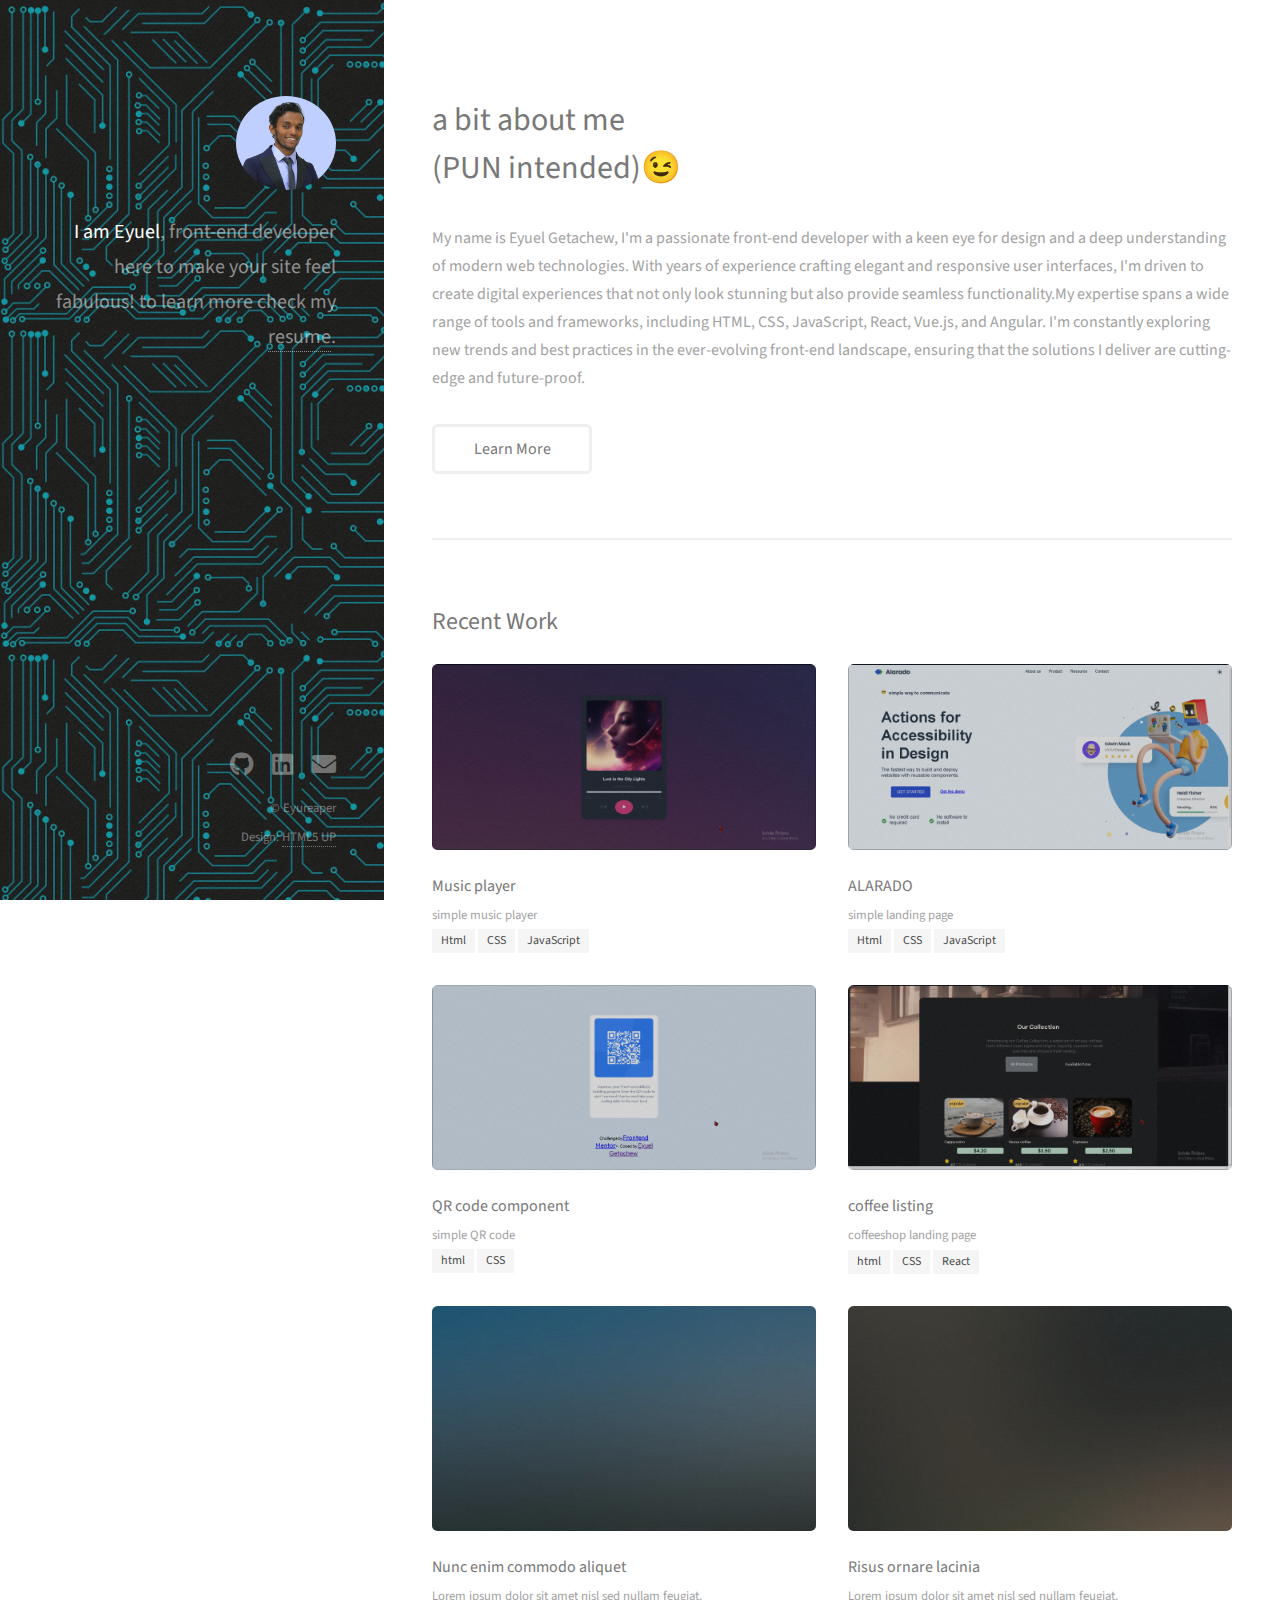
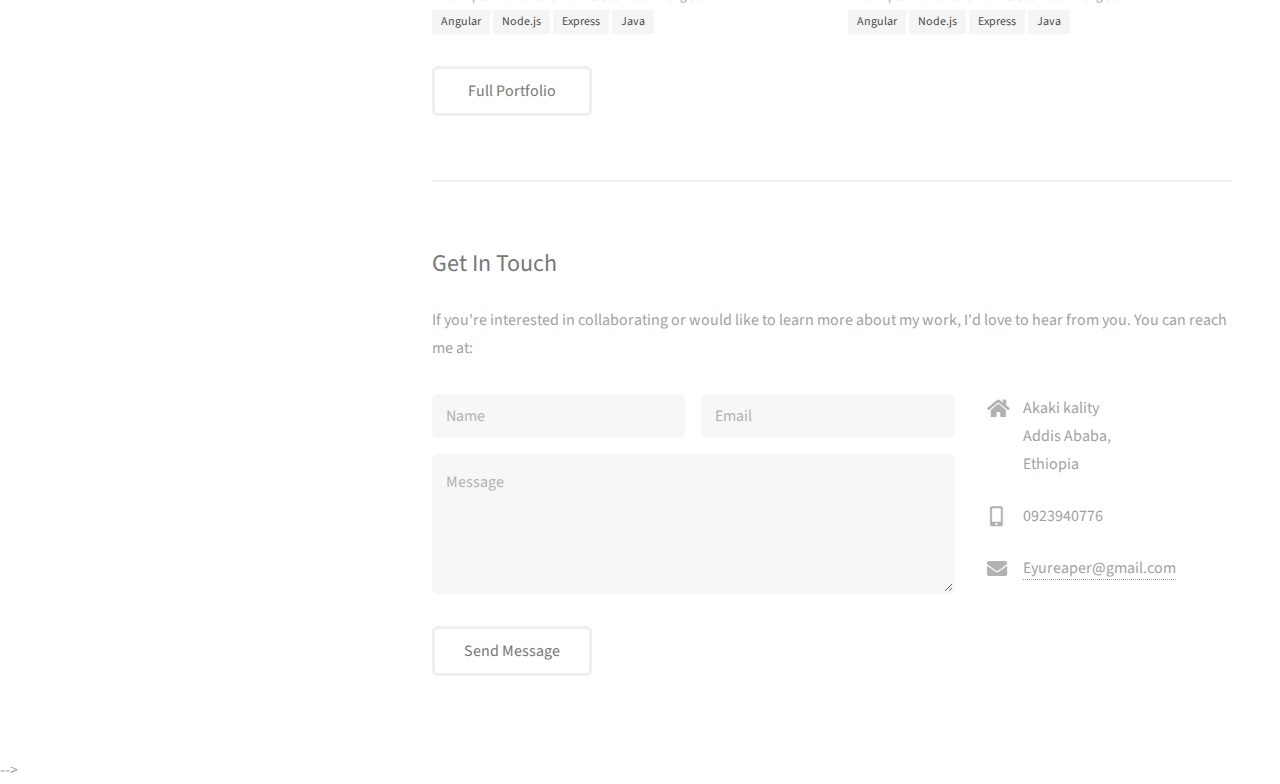
<file: index.html>
<!DOCTYPE HTML>
<!--
	Strata by HTML5 UP
	html5up.net | @ajlkn
	Free for personal and commercial use under the CCA 3.0 license (html5up.net/license)
-->
<html>

<head>
	<link rel="icon" type="image/png" href="images/eyu.jpg" />
	<title> Eyuel | portfolio</title>
	<meta charset="utf-8" />
	<meta name="viewport" content="width=device-width, initial-scale=1, user-scalable=no" />
	<link rel="stylesheet" href="assets/css/main.css" />
</head>

<body class="is-preload">

	<!-- Header -->
	<header id="header">
		<div class="inner">
			<a href="#" class="image avatar"><img src="images/eyu.jpg" alt="" /></a>
			<h1><strong>I am Eyuel</strong>, front-end developer <br />
				here to make your site feel fabulous!<br />
				to learn more check my <a
					href="https://drive.google.com/file/d/1aI9mI-HFIzhUuTcu_vh8csmnFZr849F6/view?usp=sharing">resume</a>.
			</h1>
		</div>
	</header>

	<!-- Main -->
	<div id="main">

		<!-- One -->
		<section id="one">
			<header class="major">
				<h2>a bit about me<br />
					(PUN intended)😉</h2>
			</header>
			<p>My name is Eyuel Getachew, I'm a passionate front-end developer with a keen eye for design and a deep
				understanding of modern web technologies. With years of experience crafting elegant and responsive user
				interfaces, I'm driven to create digital experiences that not only look stunning but also provide
				seamless functionality.My expertise spans a wide range of tools and frameworks, including HTML, CSS,
				JavaScript, React, Vue.js, and Angular. I'm constantly exploring new trends and best practices in the
				ever-evolving front-end landscape, ensuring that the solutions I deliver are cutting-edge and
				future-proof. <br>

			</p>
			<ul class="actions">
				<li><a href="https://github.com/EyuReaper" class="button">Learn More</a></li>
			</ul>
		</section>

		<!-- Two -->
		<section id="two">
			<h2>Recent Work</h2>
			<div class="row">
				<article class="col-6 col-12-xsmall work-item">
					<a href="https://github.com/EyuReaper/EyuReaper.github.io/tree/main/Music%20player%20by%20Eyuel%20Getachew"
						class="image fit thumb"><img src="images/fulls/opera_8jR5egktmS.png" alt="" /></a>
					<h3>Music player</h3>
					<p>simple music player</p>
					<div class="tags mb-3 has-text-weight-semibold">

						<span class="tag">Html</span>
						<span class="tag">CSS</span>
						<span class="tag">JavaScript</span>
					</div>
				</article>
				<article class="col-6 col-12-xsmall work-item">
					<a href="https://eyureaper.github.io/Simple%20Homepage%20-%20Alarado/index.html"
						class="image fit thumb"><img src="images/fulls/opera_kzmzM2dqB9.png" alt="" /></a>
					<h3>ALARADO</h3>
					<p>simple landing page</p>
					<div class="tags mb-3 has-text-weight-semibold">

						<span class="tag">Html</span>
						<span class="tag">CSS</span>
						<span class="tag">JavaScript</span>
					</div>


				</article>
				<article class="col-6 col-12-xsmall work-item">
					<a href="https://eyureaper.github.io/qr-code-component-main/index.html" class="image fit thumb"><img
							src="images/thumbs/opera_5OwvJyUfpu.png" alt="" /></a>
					<h3>QR code component</h3>
					<p>simple QR code</p>
					<div class="tags mb-3 has-text-weight-semibold">

						<span class="tag">html</span>
						<span class="tag">CSS</span>
					</div>

				</article>
				<article class="col-6 col-12-xsmall work-item">
					<a href="https://eyureaper.github.io/simple%20Coffee%20listing/index.html"
						class="image fit thumb"><img src="images/thumbs/opera_zzjrB772Y8.png" alt="" /></a>
					<h3>coffee listing</h3>
					<p>coffeeshop landing page</p>
					<div class="tags mb-3 has-text-weight-semibold">

						<span class="tag">html</span>
						<span class="tag">CSS</span>
						<span class="tag">React</span>
					</div>

				</article>
				<article class="col-6 col-12-xsmall work-item">
					<a href="images/fulls/05.jpg" class="image fit thumb"><img src="images/thumbs/05.jpg" alt="" /></a>
					<h3>Nunc enim commodo aliquet</h3>
					<p>Lorem ipsum dolor sit amet nisl sed nullam feugiat.</p>
					<div class="tags mb-3 has-text-weight-semibold">

						<span class="tag">Angular</span>
						<span class="tag">Node.js</span>
						<span class="tag">Express</span>
						<span class="tag">Java</span>
					</div>

				</article>
				<article class="col-6 col-12-xsmall work-item">
					<a href="images/fulls/06.jpg" class="image fit thumb"><img src="images/thumbs/06.jpg" alt="" /></a>
					<h3>Risus ornare lacinia</h3>
					<p>Lorem ipsum dolor sit amet nisl sed nullam feugiat.</p>
					<div class="tags mb-3 has-text-weight-semibold">

						<span class="tag">Angular</span>
						<span class="tag">Node.js</span>
						<span class="tag">Express</span>
						<span class="tag">Java</span>
					</div>

				</article>
			</div>
			<ul class="actions">
				<li><a href="#" class="button">Full Portfolio</a></li>
			</ul>
		</section>

		<!-- Three -->
		<section id="three">
			<h2>Get In Touch</h2>
			<p>If you're interested in collaborating or would like to learn more about my work, I'd love to hear from
				you. You can reach me at:</p>
			<div class="row">
				<div class="col-8 col-12-small">
					<form method="post" action="#">
						<div class="row gtr-uniform gtr-50">
							<div class="col-6 col-12-xsmall"><input type="text" name="name" id="name"
									placeholder="Name" /></div>
							<div class="col-6 col-12-xsmall"><input type="email" name="email" id="email"
									placeholder="Email" /></div>
							<div class="col-12"><textarea name="message" id="message" placeholder="Message"
									rows="4"></textarea></div>
						</div>
					</form>
					<ul class="actions">
						<li><input type="submit" value="Send Message" /></li>
					</ul>
				</div>
				<div class="col-4 col-12-small">
					<ul class="labeled-icons">
						<li>
							<h3 class="icon solid fa-home"><span class="label">Address</span></h3>
							Akaki kality<br />
							Addis Ababa,<br />
							Ethiopia
						</li>
						<li>
							<h3 class="icon solid fa-mobile-alt"><span class="label">Phone</span></h3>
							0923940776
						</li>
						<li>
							<h3 class="icon solid fa-envelope"><span class="label">Email</span></h3>
							<a href="#">Eyureaper@gmail.com</a>
						</li>
					</ul>
				</div>
			</div>

		</section>
		<!--reference section-->
		<!--	<!-- Four 

		<section id="four">
			<h2>Elements</h2>

			<section>
				<h4>Text</h4>
				<p>This is <b>bold</b> and this is <strong>strong</strong>. This is <i>italic</i> and this is
					<em>emphasized</em>.
					This is <sup>superscript</sup> text and this is <sub>subscript</sub> text.
					This is <u>underlined</u> and this is code: <code>for (;;) { ... }</code>. Finally, <a href="#">this
						is a link</a>.
				</p>
				<hr />
				<header>
					<h4>Heading with a Subtitle</h4>
					<p>Lorem ipsum dolor sit amet nullam id egestas urna aliquam</p>
				</header>
				<p>Nunc lacinia ante nunc ac lobortis. Interdum adipiscing gravida odio porttitor sem non mi integer non
					faucibus ornare mi ut ante amet placerat aliquet. Volutpat eu sed ante lacinia sapien lorem accumsan
					varius montes viverra nibh in adipiscing blandit tempus accumsan.</p>
				<header>
					<h5>Heading with a Subtitle</h5>
					<p>Lorem ipsum dolor sit amet nullam id egestas urna aliquam</p>
				</header>
				<p>Nunc lacinia ante nunc ac lobortis. Interdum adipiscing gravida odio porttitor sem non mi integer non
					faucibus ornare mi ut ante amet placerat aliquet. Volutpat eu sed ante lacinia sapien lorem accumsan
					varius montes viverra nibh in adipiscing blandit tempus accumsan.</p>
				<hr />
				<h2>Heading Level 2</h2>
				<h3>Heading Level 3</h3>
				<h4>Heading Level 4</h4>
				<h5>Heading Level 5</h5>
				<h6>Heading Level 6</h6>
				<hr />
				<h5>Blockquote</h5>
				<blockquote>Fringilla nisl. Donec accumsan interdum nisi, quis tincidunt felis sagittis eget tempus
					euismod. Vestibulum ante ipsum primis in faucibus vestibulum. Blandit adipiscing eu felis iaculis
					volutpat ac adipiscing accumsan faucibus. Vestibulum ante ipsum primis in faucibus lorem ipsum dolor
					sit amet nullam adipiscing eu felis.</blockquote>
				<h5>Preformatted</h5>
				<pre><code>i = 0;

while (!deck.isInOrder()) {
print 'Iteration ' + i;
deck.shuffle();
i++;
}

print 'It took ' + i + ' iterations to sort the deck.';</code></pre>
			</section>

			<section>
				<h4>Lists</h4>
				<div class="row">
					<div class="col-6 col-12-xsmall">
						<h5>Unordered</h5>
						<ul>
							<li>Dolor pulvinar etiam magna etiam.</li>
							<li>Sagittis adipiscing lorem eleifend.</li>
							<li>Felis enim feugiat dolore viverra.</li>
						</ul>
						<h5>Alternate</h5>
						<ul class="alt">
							<li>Dolor pulvinar etiam magna etiam.</li>
							<li>Sagittis adipiscing lorem eleifend.</li>
							<li>Felis enim feugiat dolore viverra.</li>
						</ul>
					</div>
				</div>
				<h5>Actions</h5>
				<ul class="actions">
					<li><a href="#" class="button primary">Default</a></li>
					<li><a href="#" class="button">Default</a></li>
				</ul>
				<ul class="actions small">
					<li><a href="#" class="button primary small">Small</a></li>
					<li><a href="#" class="button small">Small</a></li>
				</ul>
				<div class="row">
					<div class="col-6 col-12-small">
						<ul class="actions stacked">
							<li><a href="#" class="button primary">Default</a></li>
							<li><a href="#" class="button">Default</a></li>
						</ul>
					</div>
					<div class="col-6 col-12-small">
						<ul class="actions stacked">
							<li><a href="#" class="button primary small">Small</a></li>
							<li><a href="#" class="button small">Small</a></li>
						</ul>
					</div>
					<div class="col-6 col-12-small">
						<ul class="actions stacked">
							<li><a href="#" class="button primary fit">Default</a></li>
							<li><a href="#" class="button fit">Default</a></li>
						</ul>
					</div>
					<div class="col-6 col-12-small">
						<ul class="actions stacked">
							<li><a href="#" class="button primary small fit">Small</a></li>
							<li><a href="#" class="button small fit">Small</a></li>
						</ul>
					</div>
				</div>
			</section>

			<section>
				<h4>Table</h4>
				<h5>Default</h5>
				<div class="table-wrapper">
					<table>
						<thead>
							<tr>
								<th>Name</th>
								<th>Description</th>
								<th>Price</th>
							</tr>
						</thead>
						<tbody>
							<tr>
								<td>Item One</td>
								<td>Ante turpis integer aliquet porttitor.</td>
								<td>29.99</td>
							</tr>
							<tr>
								<td>Item Two</td>
								<td>Vis ac commodo adipiscing arcu aliquet.</td>
								<td>19.99</td>
							</tr>
							<tr>
								<td>Item Three</td>
								<td> Morbi faucibus arcu accumsan lorem.</td>
								<td>29.99</td>
							</tr>
							<tr>
								<td>Item Four</td>
								<td>Vitae integer tempus condimentum.</td>
								<td>19.99</td>
							</tr>
							<tr>
								<td>Item Five</td>
								<td>Ante turpis integer aliquet porttitor.</td>
								<td>29.99</td>
							</tr>
						</tbody>
						<tfoot>
							<tr>
								<td colspan="2"></td>
								<td>100.00</td>
							</tr>
						</tfoot>
					</table>
				</div>

				<h5>Alternate</h5>
				<div class="table-wrapper">
					<table class="alt">
						<thead>
							<tr>
								<th>Name</th>
								<th>Description</th>
								<th>Price</th>
							</tr>
						</thead>
						<tbody>
							<tr>
								<td>Item One</td>
								<td>Ante turpis integer aliquet porttitor.</td>
								<td>29.99</td>
							</tr>
							<tr>
								<td>Item Two</td>
								<td>Vis ac commodo adipiscing arcu aliquet.</td>
								<td>19.99</td>
							</tr>
							<tr>
								<td>Item Three</td>
								<td> Morbi faucibus arcu accumsan lorem.</td>
								<td>29.99</td>
							</tr>
							<tr>
								<td>Item Four</td>
								<td>Vitae integer tempus condimentum.</td>
								<td>19.99</td>
							</tr>
							<tr>
								<td>Item Five</td>
								<td>Ante turpis integer aliquet porttitor.</td>
								<td>29.99</td>
							</tr>
						</tbody>
						<tfoot>
							<tr>
								<td colspan="2"></td>
								<td>100.00</td>
							</tr>
						</tfoot>
					</table>
				</div>
			</section>

			<section>
				<h4>Buttons</h4>
				<ul class="actions">
					<li><a href="#" class="button primary">Primary</a></li>
					<li><a href="#" class="button">Default</a></li>
				</ul>
				<ul class="actions">
					<li><a href="#" class="button large">Large</a></li>
					<li><a href="#" class="button">Default</a></li>
					<li><a href="#" class="button small">Small</a></li>
				</ul>
				<ul class="actions fit">
					<li><a href="#" class="button primary fit">Fit</a></li>
					<li><a href="#" class="button fit">Fit</a></li>
				</ul>
				<ul class="actions fit small">
					<li><a href="#" class="button primary fit small">Fit + Small</a></li>
					<li><a href="#" class="button fit small">Fit + Small</a></li>
				</ul>
				<ul class="actions">
					<li><a href="#" class="button primary icon solid fa-download">Icon</a></li>
					<li><a href="#" class="button icon solid fa-download">Icon</a></li>
				</ul>
				<ul class="actions">
					<li><span class="button primary disabled">Primary</span></li>
					<li><span class="button disabled">Default</span></li>
				</ul>
			</section>

			<section>
				<h4>Form</h4>
				<form method="post" action="#">
					<div class="row gtr-uniform gtr-50">
						<div class="col-6 col-12-xsmall">
							<input type="text" name="demo-name" id="demo-name" value="" placeholder="Name" />
						</div>
						<div class="col-6 col-12-xsmall">
							<input type="email" name="demo-email" id="demo-email" value="" placeholder="Email" />
						</div>
						<div class="col-12">
							<select name="demo-category" id="demo-category">
								<option value="">- Category -</option>
								<option value="1">Manufacturing</option>
								<option value="1">Shipping</option>
								<option value="1">Administration</option>
								<option value="1">Human Resources</option>
							</select>
						</div>
						<div class="col-4 col-12-small">
							<input type="radio" id="demo-priority-low" name="demo-priority" checked>
							<label for="demo-priority-low">Low Priority</label>
						</div>
						<div class="col-4 col-12-small">
							<input type="radio" id="demo-priority-normal" name="demo-priority">
							<label for="demo-priority-normal">Normal Priority</label>
						</div>
						<div class="col-4 col-12-small">
							<input type="radio" id="demo-priority-high" name="demo-priority">
							<label for="demo-priority-high">High Priority</label>
						</div>
						<div class="col-6 col-12-small">
							<input type="checkbox" id="demo-copy" name="demo-copy">
							<label for="demo-copy">Email me a copy of this message</label>
						</div>
						<div class="col-6 col-12-small">
							<input type="checkbox" id="demo-human" name="demo-human" checked>
							<label for="demo-human">I am a human and not a robot</label>
						</div>
						<div class="col-12">
							<textarea name="demo-message" id="demo-message" placeholder="Enter your message"
								rows="6"></textarea>
						</div>
						<div class="col-12">
							<ul class="actions">
								<li><input type="submit" value="Send Message" class="primary" /></li>
								<li><input type="reset" value="Reset" /></li>
							</ul>
						</div>
					</div>
				</form>
			</section>

			<section>
				<h4>Image</h4>
				<h5>Fit</h5>
				<div class="box alt">
					<div class="row gtr-50 gtr-uniform">
						<div class="col-12"><span class="image fit"><img src="images/fulls/05.jpg" alt="" /></span>
						</div>
						<div class="col-4"><span class="image fit"><img src="images/thumbs/01.jpg" alt="" /></span>
						</div>
						<div class="col-4"><span class="image fit"><img src="images/thumbs/02.jpg" alt="" /></span>
						</div>
						<div class="col-4"><span class="image fit"><img src="images/thumbs/03.jpg" alt="" /></span>
						</div>
						<div class="col-4"><span class="image fit"><img src="images/thumbs/04.jpg" alt="" /></span>
						</div>
						<div class="col-4"><span class="image fit"><img src="images/thumbs/05.jpg" alt="" /></span>
						</div>
						<div class="col-4"><span class="image fit"><img src="images/thumbs/06.jpg" alt="" /></span>
						</div>
						<div class="col-4"><span class="image fit"><img src="images/thumbs/03.jpg" alt="" /></span>
						</div>
						<div class="col-4"><span class="image fit"><img src="images/thumbs/02.jpg" alt="" /></span>
						</div>
						<div class="col-4"><span class="image fit"><img src="images/thumbs/01.jpg" alt="" /></span>
						</div>
					</div>
				</div>
				<h5>Left &amp; Right</h5>
				<p><span class="image left"><img src="images/avatar.jpg" alt="" /></span>Fringilla nisl. Donec accumsan
					interdum nisi, quis tincidunt felis sagittis eget. tempus euismod. Vestibulum ante ipsum primis in
					faucibus vestibulum. Blandit adipiscing eu felis iaculis volutpat ac adipiscing accumsan eu
					faucibus. Integer ac pellentesque praesent tincidunt felis sagittis eget. tempus euismod. Vestibulum
					ante ipsum primis in faucibus vestibulum. Blandit adipiscing eu felis iaculis volutpat ac adipiscing
					accumsan eu faucibus. Integer ac pellentesque praesent. Donec accumsan interdum nisi, quis tincidunt
					felis sagittis eget. tempus euismod. Vestibulum ante ipsum primis in faucibus vestibulum. Blandit
					adipiscing eu felis iaculis volutpat ac adipiscing accumsan eu faucibus. Integer ac pellentesque
					praesent tincidunt felis sagittis eget. tempus euismod. Vestibulum ante ipsum primis in faucibus
					vestibulum. Blandit adipiscing eu felis iaculis volutpat ac adipiscing accumsan eu faucibus. Integer
					ac pellentesque praesent.</p>
				<p><span class="image right"><img src="images/avatar.jpg" alt="" /></span>Fringilla nisl. Donec accumsan
					interdum nisi, quis tincidunt felis sagittis eget. tempus euismod. Vestibulum ante ipsum primis in
					faucibus vestibulum. Blandit adipiscing eu felis iaculis volutpat ac adipiscing accumsan eu
					faucibus. Integer ac pellentesque praesent tincidunt felis sagittis eget. tempus euismod. Vestibulum
					ante ipsum primis in faucibus vestibulum. Blandit adipiscing eu felis iaculis volutpat ac adipiscing
					accumsan eu faucibus. Integer ac pellentesque praesent. Donec accumsan interdum nisi, quis tincidunt
					felis sagittis eget. tempus euismod. Vestibulum ante ipsum primis in faucibus vestibulum. Blandit
					adipiscing eu felis iaculis volutpat ac adipiscing accumsan eu faucibus. Integer ac pellentesque
					praesent tincidunt felis sagittis eget. tempus euismod. Vestibulum ante ipsum primis in faucibus
					vestibulum. Blandit adipiscing eu felis iaculis volutpat ac adipiscing accumsan eu faucibus. Integer
					ac pellentesque praesent.</p>
			</section>

		</section>
		-->

	</div>

	<!-- Footer -->
	<footer id="footer">
		<div class="inner">
			<ul class="icons">
				<li><a href="https://github.com/EyuReaper" class="icon brands fa-github"><span
							class="label">Github</span></a></li>
				<li><a href="https://www.linkedin.com/in/eyuel-getachew-37061513b/"
						class="icon brands fa-linkedin"><span class="label">linkedin</span></a></li>
				<li><a href="https://mail.google.com/mail" class="icon solid fa-envelope"><span
							class="label">Email</span></a></li>
			</ul>
			<ul class="copyright">
				<li>&copy; Eyureaper</li>
				<li>Design: <a href="http://html5up.net">HTML5 UP</a></li>
			</ul>
		</div>
	</footer>

	<!-- Scripts -->
	<script src="assets/js/jquery.min.js"></script>
	<script src="assets/js/jquery.poptrox.min.js"></script>
	<script src="assets/js/browser.min.js"></script>
	<script src="assets/js/breakpoints.min.js"></script>
	<script src="assets/js/util.js"></script>
	<script src="assets/js/main.js"></script>
	-->

</body>

</html>
</file>
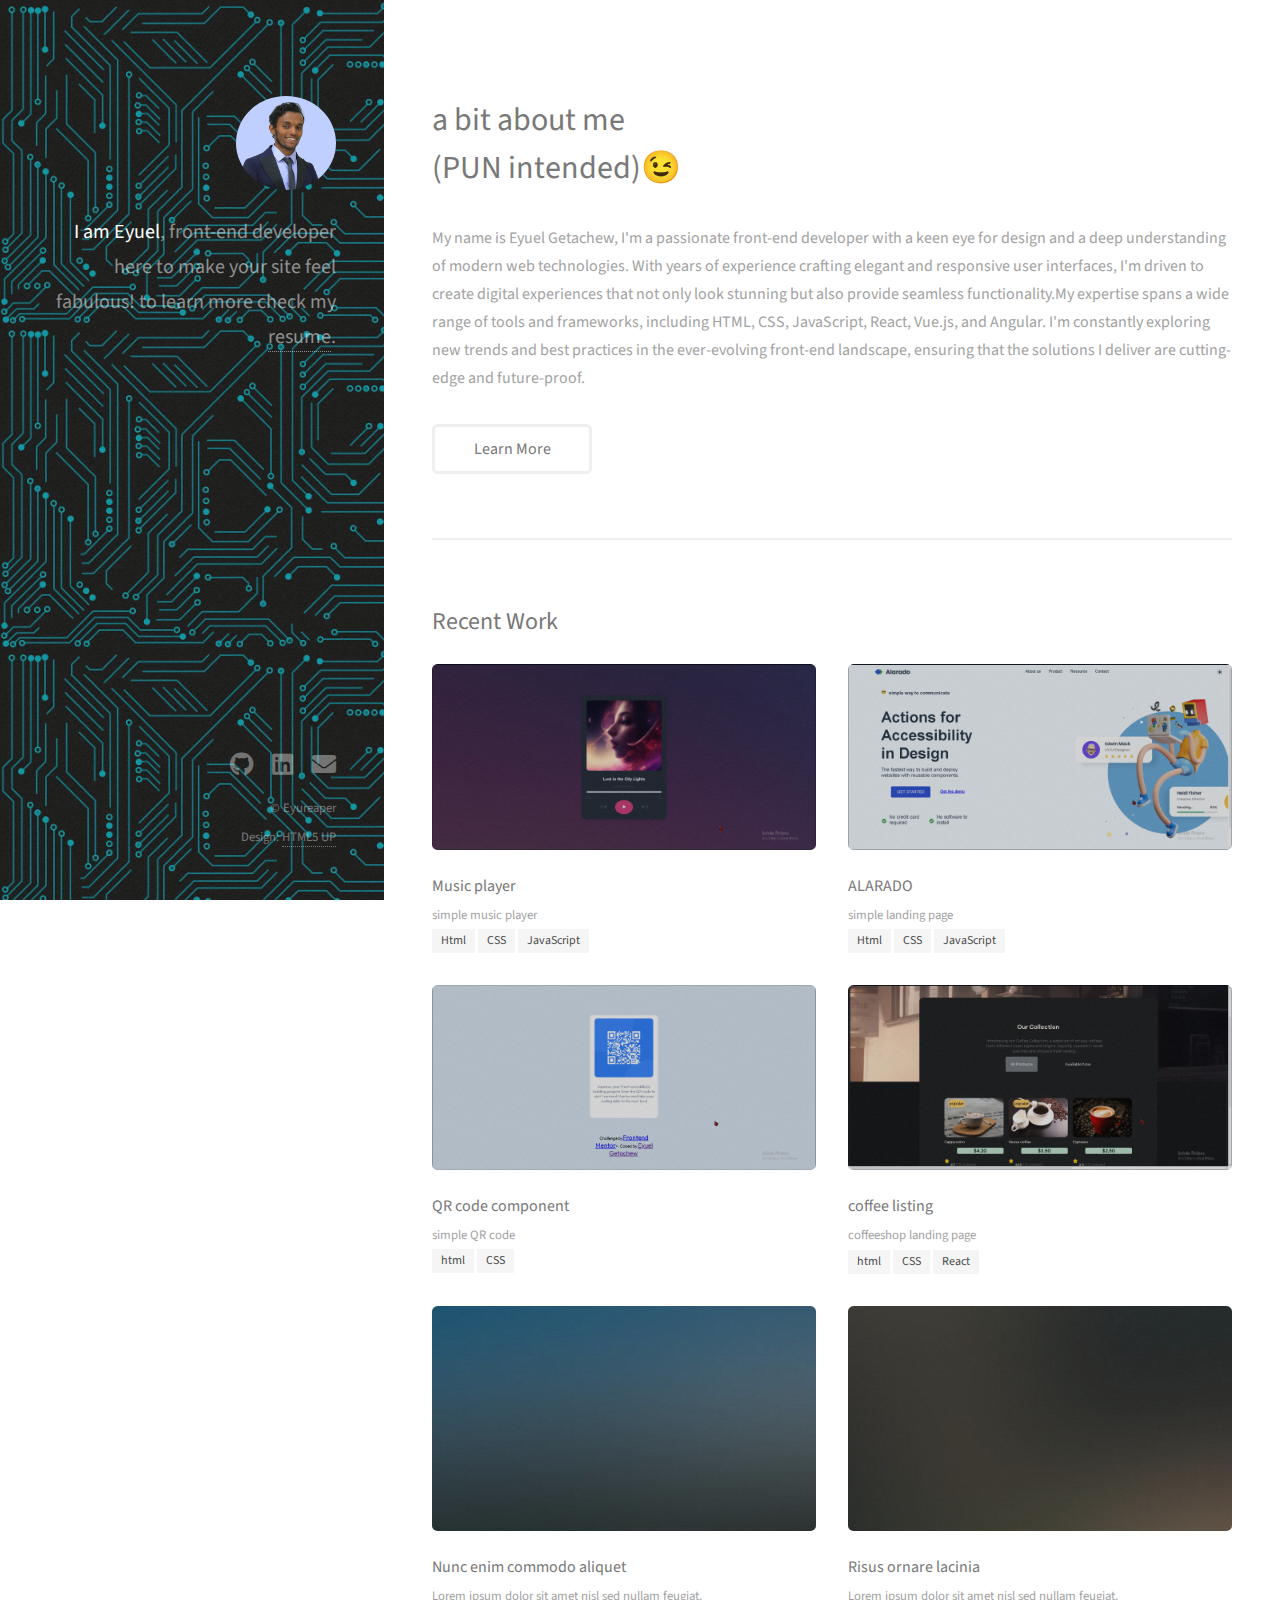
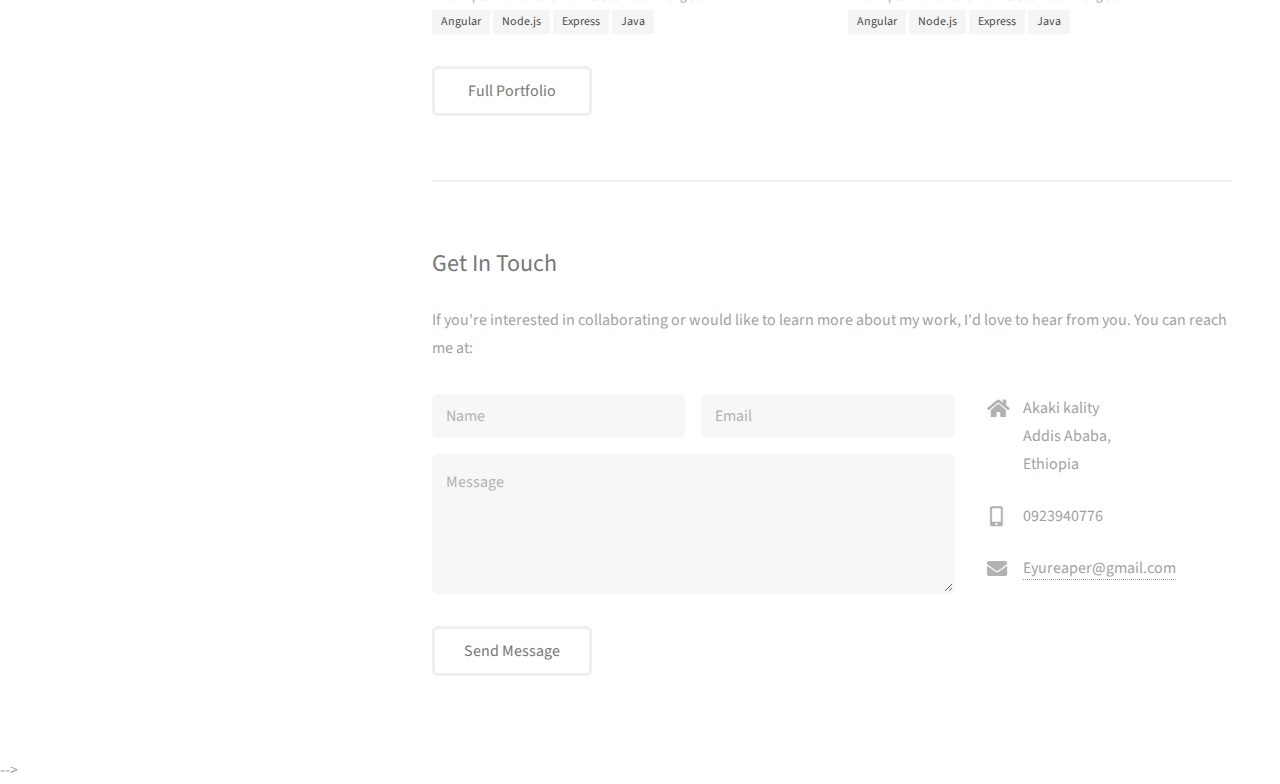
<file: portfolio/index.html>
<!DOCTYPE HTML>
<!--
	Strata by HTML5 UP
	html5up.net | @ajlkn
	Free for personal and commercial use under the CCA 3.0 license (html5up.net/license)
-->
<html>

<head>
	<link rel="icon" type="image/png" href="images/eyu.jpg" />
	<title> Eyuel | portfolio</title>
	<meta charset="utf-8" />
	<meta name="viewport" content="width=device-width, initial-scale=1, user-scalable=no" />
	<link rel="stylesheet" href="assets/css/main.css" />
</head>

<body class="is-preload">

	<!-- Header -->
	<header id="header">
		<div class="inner">
			<a href="#" class="image avatar"><img src="images/eyu.jpg" alt="" /></a>
			<h1><strong>I am Eyuel</strong>, front-end developer <br />
				here to make your site feel fabulous!<br />
				to learn more check my <a
					href="https://drive.google.com/file/d/1aI9mI-HFIzhUuTcu_vh8csmnFZr849F6/view?usp=sharing">resume</a>.
			</h1>
		</div>
	</header>

	<!-- Main -->
	<div id="main">

		<!-- One -->
		<section id="one">
			<header class="major">
				<h2>a bit about me<br />
					(PUN intended)😉</h2>
			</header>
			<p>My name is Eyuel Getachew, I'm a passionate front-end developer with a keen eye for design and a deep
				understanding of modern web technologies. With years of experience crafting elegant and responsive user
				interfaces, I'm driven to create digital experiences that not only look stunning but also provide
				seamless functionality.My expertise spans a wide range of tools and frameworks, including HTML, CSS,
				JavaScript, React, Vue.js, and Angular. I'm constantly exploring new trends and best practices in the
				ever-evolving front-end landscape, ensuring that the solutions I deliver are cutting-edge and
				future-proof. <br>

			</p>
			<ul class="actions">
				<li><a href="https://github.com/EyuReaper" class="button">Learn More</a></li>
			</ul>
		</section>

		<!-- Two -->
		<section id="two">
			<h2>Recent Work</h2>
			<div class="row">
				<article class="col-6 col-12-xsmall work-item">
					<a href="https://github.com/EyuReaper/EyuReaper.github.io/tree/main/Music%20player%20by%20Eyuel%20Getachew"
						class="image fit thumb"><img src="images/fulls/opera_8jR5egktmS.png" alt="" /></a>
					<h3>Music player</h3>
					<p>simple music player</p>
					<div class="tags mb-3 has-text-weight-semibold">

						<span class="tag">Html</span>
						<span class="tag">CSS</span>
						<span class="tag">JavaScript</span>
					</div>
				</article>
				<article class="col-6 col-12-xsmall work-item">
					<a href="https://eyureaper.github.io/Simple%20Homepage%20-%20Alarado/index.html"
						class="image fit thumb"><img src="images/fulls/opera_kzmzM2dqB9.png" alt="" /></a>
					<h3>ALARADO</h3>
					<p>simple landing page</p>
					<div class="tags mb-3 has-text-weight-semibold">

						<span class="tag">Html</span>
						<span class="tag">CSS</span>
						<span class="tag">JavaScript</span>
					</div>


				</article>
				<article class="col-6 col-12-xsmall work-item">
					<a href="https://eyureaper.github.io/qr-code-component-main/index.html" class="image fit thumb"><img
							src="images/thumbs/opera_5OwvJyUfpu.png" alt="" /></a>
					<h3>QR code component</h3>
					<p>simple QR code</p>
					<div class="tags mb-3 has-text-weight-semibold">

						<span class="tag">html</span>
						<span class="tag">CSS</span>
					</div>

				</article>
				<article class="col-6 col-12-xsmall work-item">
					<a href="https://eyureaper.github.io/simple%20Coffee%20listing/index.html"
						class="image fit thumb"><img src="images/thumbs/opera_zzjrB772Y8.png" alt="" /></a>
					<h3>coffee listing</h3>
					<p>coffeeshop landing page</p>
					<div class="tags mb-3 has-text-weight-semibold">

						<span class="tag">html</span>
						<span class="tag">CSS</span>
						<span class="tag">React</span>
					</div>

				</article>
				<article class="col-6 col-12-xsmall work-item">
					<a href="images/fulls/05.jpg" class="image fit thumb"><img src="images/thumbs/05.jpg" alt="" /></a>
					<h3>Nunc enim commodo aliquet</h3>
					<p>Lorem ipsum dolor sit amet nisl sed nullam feugiat.</p>
					<div class="tags mb-3 has-text-weight-semibold">

						<span class="tag">Angular</span>
						<span class="tag">Node.js</span>
						<span class="tag">Express</span>
						<span class="tag">Java</span>
					</div>

				</article>
				<article class="col-6 col-12-xsmall work-item">
					<a href="images/fulls/06.jpg" class="image fit thumb"><img src="images/thumbs/06.jpg" alt="" /></a>
					<h3>Risus ornare lacinia</h3>
					<p>Lorem ipsum dolor sit amet nisl sed nullam feugiat.</p>
					<div class="tags mb-3 has-text-weight-semibold">

						<span class="tag">Angular</span>
						<span class="tag">Node.js</span>
						<span class="tag">Express</span>
						<span class="tag">Java</span>
					</div>

				</article>
			</div>
			<ul class="actions">
				<li><a href="#" class="button">Full Portfolio</a></li>
			</ul>
		</section>

		<!-- Three -->
		<section id="three">
			<h2>Get In Touch</h2>
			<p>If you're interested in collaborating or would like to learn more about my work, I'd love to hear from
				you. You can reach me at:</p>
			<div class="row">
				<div class="col-8 col-12-small">
					<form method="post" action="#">
						<div class="row gtr-uniform gtr-50">
							<div class="col-6 col-12-xsmall"><input type="text" name="name" id="name"
									placeholder="Name" /></div>
							<div class="col-6 col-12-xsmall"><input type="email" name="email" id="email"
									placeholder="Email" /></div>
							<div class="col-12"><textarea name="message" id="message" placeholder="Message"
									rows="4"></textarea></div>
						</div>
					</form>
					<ul class="actions">
						<li><input type="submit" value="Send Message" /></li>
					</ul>
				</div>
				<div class="col-4 col-12-small">
					<ul class="labeled-icons">
						<li>
							<h3 class="icon solid fa-home"><span class="label">Address</span></h3>
							Akaki kality<br />
							Addis Ababa,<br />
							Ethiopia
						</li>
						<li>
							<h3 class="icon solid fa-mobile-alt"><span class="label">Phone</span></h3>
							0923940776
						</li>
						<li>
							<h3 class="icon solid fa-envelope"><span class="label">Email</span></h3>
							<a href="#">Eyureaper@gmail.com</a>
						</li>
					</ul>
				</div>
			</div>

		</section>
		<!--reference section-->
		<!--	<!-- Four 

		<section id="four">
			<h2>Elements</h2>

			<section>
				<h4>Text</h4>
				<p>This is <b>bold</b> and this is <strong>strong</strong>. This is <i>italic</i> and this is
					<em>emphasized</em>.
					This is <sup>superscript</sup> text and this is <sub>subscript</sub> text.
					This is <u>underlined</u> and this is code: <code>for (;;) { ... }</code>. Finally, <a href="#">this
						is a link</a>.
				</p>
				<hr />
				<header>
					<h4>Heading with a Subtitle</h4>
					<p>Lorem ipsum dolor sit amet nullam id egestas urna aliquam</p>
				</header>
				<p>Nunc lacinia ante nunc ac lobortis. Interdum adipiscing gravida odio porttitor sem non mi integer non
					faucibus ornare mi ut ante amet placerat aliquet. Volutpat eu sed ante lacinia sapien lorem accumsan
					varius montes viverra nibh in adipiscing blandit tempus accumsan.</p>
				<header>
					<h5>Heading with a Subtitle</h5>
					<p>Lorem ipsum dolor sit amet nullam id egestas urna aliquam</p>
				</header>
				<p>Nunc lacinia ante nunc ac lobortis. Interdum adipiscing gravida odio porttitor sem non mi integer non
					faucibus ornare mi ut ante amet placerat aliquet. Volutpat eu sed ante lacinia sapien lorem accumsan
					varius montes viverra nibh in adipiscing blandit tempus accumsan.</p>
				<hr />
				<h2>Heading Level 2</h2>
				<h3>Heading Level 3</h3>
				<h4>Heading Level 4</h4>
				<h5>Heading Level 5</h5>
				<h6>Heading Level 6</h6>
				<hr />
				<h5>Blockquote</h5>
				<blockquote>Fringilla nisl. Donec accumsan interdum nisi, quis tincidunt felis sagittis eget tempus
					euismod. Vestibulum ante ipsum primis in faucibus vestibulum. Blandit adipiscing eu felis iaculis
					volutpat ac adipiscing accumsan faucibus. Vestibulum ante ipsum primis in faucibus lorem ipsum dolor
					sit amet nullam adipiscing eu felis.</blockquote>
				<h5>Preformatted</h5>
				<pre><code>i = 0;

while (!deck.isInOrder()) {
print 'Iteration ' + i;
deck.shuffle();
i++;
}

print 'It took ' + i + ' iterations to sort the deck.';</code></pre>
			</section>

			<section>
				<h4>Lists</h4>
				<div class="row">
					<div class="col-6 col-12-xsmall">
						<h5>Unordered</h5>
						<ul>
							<li>Dolor pulvinar etiam magna etiam.</li>
							<li>Sagittis adipiscing lorem eleifend.</li>
							<li>Felis enim feugiat dolore viverra.</li>
						</ul>
						<h5>Alternate</h5>
						<ul class="alt">
							<li>Dolor pulvinar etiam magna etiam.</li>
							<li>Sagittis adipiscing lorem eleifend.</li>
							<li>Felis enim feugiat dolore viverra.</li>
						</ul>
					</div>
				</div>
				<h5>Actions</h5>
				<ul class="actions">
					<li><a href="#" class="button primary">Default</a></li>
					<li><a href="#" class="button">Default</a></li>
				</ul>
				<ul class="actions small">
					<li><a href="#" class="button primary small">Small</a></li>
					<li><a href="#" class="button small">Small</a></li>
				</ul>
				<div class="row">
					<div class="col-6 col-12-small">
						<ul class="actions stacked">
							<li><a href="#" class="button primary">Default</a></li>
							<li><a href="#" class="button">Default</a></li>
						</ul>
					</div>
					<div class="col-6 col-12-small">
						<ul class="actions stacked">
							<li><a href="#" class="button primary small">Small</a></li>
							<li><a href="#" class="button small">Small</a></li>
						</ul>
					</div>
					<div class="col-6 col-12-small">
						<ul class="actions stacked">
							<li><a href="#" class="button primary fit">Default</a></li>
							<li><a href="#" class="button fit">Default</a></li>
						</ul>
					</div>
					<div class="col-6 col-12-small">
						<ul class="actions stacked">
							<li><a href="#" class="button primary small fit">Small</a></li>
							<li><a href="#" class="button small fit">Small</a></li>
						</ul>
					</div>
				</div>
			</section>

			<section>
				<h4>Table</h4>
				<h5>Default</h5>
				<div class="table-wrapper">
					<table>
						<thead>
							<tr>
								<th>Name</th>
								<th>Description</th>
								<th>Price</th>
							</tr>
						</thead>
						<tbody>
							<tr>
								<td>Item One</td>
								<td>Ante turpis integer aliquet porttitor.</td>
								<td>29.99</td>
							</tr>
							<tr>
								<td>Item Two</td>
								<td>Vis ac commodo adipiscing arcu aliquet.</td>
								<td>19.99</td>
							</tr>
							<tr>
								<td>Item Three</td>
								<td> Morbi faucibus arcu accumsan lorem.</td>
								<td>29.99</td>
							</tr>
							<tr>
								<td>Item Four</td>
								<td>Vitae integer tempus condimentum.</td>
								<td>19.99</td>
							</tr>
							<tr>
								<td>Item Five</td>
								<td>Ante turpis integer aliquet porttitor.</td>
								<td>29.99</td>
							</tr>
						</tbody>
						<tfoot>
							<tr>
								<td colspan="2"></td>
								<td>100.00</td>
							</tr>
						</tfoot>
					</table>
				</div>

				<h5>Alternate</h5>
				<div class="table-wrapper">
					<table class="alt">
						<thead>
							<tr>
								<th>Name</th>
								<th>Description</th>
								<th>Price</th>
							</tr>
						</thead>
						<tbody>
							<tr>
								<td>Item One</td>
								<td>Ante turpis integer aliquet porttitor.</td>
								<td>29.99</td>
							</tr>
							<tr>
								<td>Item Two</td>
								<td>Vis ac commodo adipiscing arcu aliquet.</td>
								<td>19.99</td>
							</tr>
							<tr>
								<td>Item Three</td>
								<td> Morbi faucibus arcu accumsan lorem.</td>
								<td>29.99</td>
							</tr>
							<tr>
								<td>Item Four</td>
								<td>Vitae integer tempus condimentum.</td>
								<td>19.99</td>
							</tr>
							<tr>
								<td>Item Five</td>
								<td>Ante turpis integer aliquet porttitor.</td>
								<td>29.99</td>
							</tr>
						</tbody>
						<tfoot>
							<tr>
								<td colspan="2"></td>
								<td>100.00</td>
							</tr>
						</tfoot>
					</table>
				</div>
			</section>

			<section>
				<h4>Buttons</h4>
				<ul class="actions">
					<li><a href="#" class="button primary">Primary</a></li>
					<li><a href="#" class="button">Default</a></li>
				</ul>
				<ul class="actions">
					<li><a href="#" class="button large">Large</a></li>
					<li><a href="#" class="button">Default</a></li>
					<li><a href="#" class="button small">Small</a></li>
				</ul>
				<ul class="actions fit">
					<li><a href="#" class="button primary fit">Fit</a></li>
					<li><a href="#" class="button fit">Fit</a></li>
				</ul>
				<ul class="actions fit small">
					<li><a href="#" class="button primary fit small">Fit + Small</a></li>
					<li><a href="#" class="button fit small">Fit + Small</a></li>
				</ul>
				<ul class="actions">
					<li><a href="#" class="button primary icon solid fa-download">Icon</a></li>
					<li><a href="#" class="button icon solid fa-download">Icon</a></li>
				</ul>
				<ul class="actions">
					<li><span class="button primary disabled">Primary</span></li>
					<li><span class="button disabled">Default</span></li>
				</ul>
			</section>

			<section>
				<h4>Form</h4>
				<form method="post" action="#">
					<div class="row gtr-uniform gtr-50">
						<div class="col-6 col-12-xsmall">
							<input type="text" name="demo-name" id="demo-name" value="" placeholder="Name" />
						</div>
						<div class="col-6 col-12-xsmall">
							<input type="email" name="demo-email" id="demo-email" value="" placeholder="Email" />
						</div>
						<div class="col-12">
							<select name="demo-category" id="demo-category">
								<option value="">- Category -</option>
								<option value="1">Manufacturing</option>
								<option value="1">Shipping</option>
								<option value="1">Administration</option>
								<option value="1">Human Resources</option>
							</select>
						</div>
						<div class="col-4 col-12-small">
							<input type="radio" id="demo-priority-low" name="demo-priority" checked>
							<label for="demo-priority-low">Low Priority</label>
						</div>
						<div class="col-4 col-12-small">
							<input type="radio" id="demo-priority-normal" name="demo-priority">
							<label for="demo-priority-normal">Normal Priority</label>
						</div>
						<div class="col-4 col-12-small">
							<input type="radio" id="demo-priority-high" name="demo-priority">
							<label for="demo-priority-high">High Priority</label>
						</div>
						<div class="col-6 col-12-small">
							<input type="checkbox" id="demo-copy" name="demo-copy">
							<label for="demo-copy">Email me a copy of this message</label>
						</div>
						<div class="col-6 col-12-small">
							<input type="checkbox" id="demo-human" name="demo-human" checked>
							<label for="demo-human">I am a human and not a robot</label>
						</div>
						<div class="col-12">
							<textarea name="demo-message" id="demo-message" placeholder="Enter your message"
								rows="6"></textarea>
						</div>
						<div class="col-12">
							<ul class="actions">
								<li><input type="submit" value="Send Message" class="primary" /></li>
								<li><input type="reset" value="Reset" /></li>
							</ul>
						</div>
					</div>
				</form>
			</section>

			<section>
				<h4>Image</h4>
				<h5>Fit</h5>
				<div class="box alt">
					<div class="row gtr-50 gtr-uniform">
						<div class="col-12"><span class="image fit"><img src="images/fulls/05.jpg" alt="" /></span>
						</div>
						<div class="col-4"><span class="image fit"><img src="images/thumbs/01.jpg" alt="" /></span>
						</div>
						<div class="col-4"><span class="image fit"><img src="images/thumbs/02.jpg" alt="" /></span>
						</div>
						<div class="col-4"><span class="image fit"><img src="images/thumbs/03.jpg" alt="" /></span>
						</div>
						<div class="col-4"><span class="image fit"><img src="images/thumbs/04.jpg" alt="" /></span>
						</div>
						<div class="col-4"><span class="image fit"><img src="images/thumbs/05.jpg" alt="" /></span>
						</div>
						<div class="col-4"><span class="image fit"><img src="images/thumbs/06.jpg" alt="" /></span>
						</div>
						<div class="col-4"><span class="image fit"><img src="images/thumbs/03.jpg" alt="" /></span>
						</div>
						<div class="col-4"><span class="image fit"><img src="images/thumbs/02.jpg" alt="" /></span>
						</div>
						<div class="col-4"><span class="image fit"><img src="images/thumbs/01.jpg" alt="" /></span>
						</div>
					</div>
				</div>
				<h5>Left &amp; Right</h5>
				<p><span class="image left"><img src="images/avatar.jpg" alt="" /></span>Fringilla nisl. Donec accumsan
					interdum nisi, quis tincidunt felis sagittis eget. tempus euismod. Vestibulum ante ipsum primis in
					faucibus vestibulum. Blandit adipiscing eu felis iaculis volutpat ac adipiscing accumsan eu
					faucibus. Integer ac pellentesque praesent tincidunt felis sagittis eget. tempus euismod. Vestibulum
					ante ipsum primis in faucibus vestibulum. Blandit adipiscing eu felis iaculis volutpat ac adipiscing
					accumsan eu faucibus. Integer ac pellentesque praesent. Donec accumsan interdum nisi, quis tincidunt
					felis sagittis eget. tempus euismod. Vestibulum ante ipsum primis in faucibus vestibulum. Blandit
					adipiscing eu felis iaculis volutpat ac adipiscing accumsan eu faucibus. Integer ac pellentesque
					praesent tincidunt felis sagittis eget. tempus euismod. Vestibulum ante ipsum primis in faucibus
					vestibulum. Blandit adipiscing eu felis iaculis volutpat ac adipiscing accumsan eu faucibus. Integer
					ac pellentesque praesent.</p>
				<p><span class="image right"><img src="images/avatar.jpg" alt="" /></span>Fringilla nisl. Donec accumsan
					interdum nisi, quis tincidunt felis sagittis eget. tempus euismod. Vestibulum ante ipsum primis in
					faucibus vestibulum. Blandit adipiscing eu felis iaculis volutpat ac adipiscing accumsan eu
					faucibus. Integer ac pellentesque praesent tincidunt felis sagittis eget. tempus euismod. Vestibulum
					ante ipsum primis in faucibus vestibulum. Blandit adipiscing eu felis iaculis volutpat ac adipiscing
					accumsan eu faucibus. Integer ac pellentesque praesent. Donec accumsan interdum nisi, quis tincidunt
					felis sagittis eget. tempus euismod. Vestibulum ante ipsum primis in faucibus vestibulum. Blandit
					adipiscing eu felis iaculis volutpat ac adipiscing accumsan eu faucibus. Integer ac pellentesque
					praesent tincidunt felis sagittis eget. tempus euismod. Vestibulum ante ipsum primis in faucibus
					vestibulum. Blandit adipiscing eu felis iaculis volutpat ac adipiscing accumsan eu faucibus. Integer
					ac pellentesque praesent.</p>
			</section>

		</section>
		-->

	</div>

	<!-- Footer -->
	<footer id="footer">
		<div class="inner">
			<ul class="icons">
				<li><a href="https://github.com/EyuReaper" class="icon brands fa-github"><span
							class="label">Github</span></a></li>
				<li><a href="https://www.linkedin.com/in/eyuel-getachew-37061513b/"
						class="icon brands fa-linkedin"><span class="label">linkedin</span></a></li>
				<li><a href="https://mail.google.com/mail" class="icon solid fa-envelope"><span
							class="label">Email</span></a></li>
			</ul>
			<ul class="copyright">
				<li>&copy; Eyureaper</li>
				<li>Design: <a href="http://html5up.net">HTML5 UP</a></li>
			</ul>
		</div>
	</footer>

	<!-- Scripts -->
	<script src="assets/js/jquery.min.js"></script>
	<script src="assets/js/jquery.poptrox.min.js"></script>
	<script src="assets/js/browser.min.js"></script>
	<script src="assets/js/breakpoints.min.js"></script>
	<script src="assets/js/util.js"></script>
	<script src="assets/js/main.js"></script>
	-->

</body>

</html>
</file>
<file: assets/css/main.css>
@import url("fontawesome-all.min.css");
@import url("https://fonts.googleapis.com/css?family=Source+Sans+Pro:400,400italic");

/*
	Strata by HTML5 UP
	html5up.net | @ajlkn
	Free for personal and commercial use under the CCA 3.0 license (html5up.net/license)
*/

html,
body,
div,
span,
applet,
object,
iframe,
h1,
h2,
h3,
h4,
h5,
h6,
p,
blockquote,
pre,
a,
abbr,
acronym,
address,
big,
cite,
code,
del,
dfn,
em,
img,
ins,
kbd,
q,
s,
samp,
small,
strike,
strong,
sub,
sup,
tt,
var,
b,
u,
i,
center,
dl,
dt,
dd,
ol,
ul,
li,
fieldset,
form,
label,
legend,
table,
caption,
tbody,
tfoot,
thead,
tr,
th,
td,
article,
aside,
canvas,
details,
embed,
figure,
figcaption,
footer,
header,
hgroup,
menu,
nav,
output,
ruby,
section,
summary,
time,
mark,
audio,
video {
  margin: 0;
  padding: 0;
  border: 0;
  font-size: 100%;
  font: inherit;
  vertical-align: baseline;
}

article,
aside,
details,
figcaption,
figure,
footer,
header,
hgroup,
menu,
nav,
section {
  display: block;
}

body {
  line-height: 1;
}

ol,
ul {
  list-style: none;
}

blockquote,
q {
  quotes: none;
}

blockquote:before,
blockquote:after,
q:before,
q:after {
  content: "";
  content: none;
}

table {
  border-collapse: collapse;
  border-spacing: 0;
}

body {
  -webkit-text-size-adjust: none;
}

mark {
  background-color: transparent;
  color: inherit;
}

input::-moz-focus-inner {
  border: 0;
  padding: 0;
}

input,
select,
textarea {
  -moz-appearance: none;
  -webkit-appearance: none;
  -ms-appearance: none;
  appearance: none;
}

/* Basic */

html {
  box-sizing: border-box;
}

*,
*:before,
*:after {
  box-sizing: inherit;
}

body {
  background: #fff;
}

body.is-preload *,
body.is-preload *:before,
body.is-preload *:after {
  -moz-animation: none !important;
  -webkit-animation: none !important;
  -ms-animation: none !important;
  animation: none !important;
  -moz-transition: none !important;
  -webkit-transition: none !important;
  -ms-transition: none !important;
  transition: none !important;
}

body,
input,
select,
textarea {
  color: #a2a2a2;
  font-family: "Source Sans Pro", Helvetica, sans-serif;
  font-size: 16pt;
  font-weight: 400;
  line-height: 1.75em;
}

a {
  -moz-transition: color 0.2s ease-in-out, border-color 0.2s ease-in-out;
  -webkit-transition: color 0.2s ease-in-out, border-color 0.2s ease-in-out;
  -ms-transition: color 0.2s ease-in-out, border-color 0.2s ease-in-out;
  transition: color 0.2s ease-in-out, border-color 0.2s ease-in-out;
  border-bottom: dotted 1px;
  color: #49bf9d;
  text-decoration: none;
}

a:hover {
  border-bottom-color: transparent;
  color: #49bf9d !important;
  text-decoration: none;
}

strong,
b {
  color: #787878;
  font-weight: 400;
}

em,
i {
  font-style: italic;
}

p {
  margin: 0 0 2em 0;
}

h1,
h2,
h3,
h4,
h5,
h6 {
  color: #787878;
  font-weight: 400;
  line-height: 1em;
  margin: 0 0 1em 0;
}

h1 a,
h2 a,
h3 a,
h4 a,
h5 a,
h6 a {
  color: inherit;
  text-decoration: none;
}

h1 {
  font-size: 2em;
  line-height: 1.5em;
}

h2 {
  font-size: 1.5em;
  line-height: 1.5em;
}

h3 {
  font-size: 1.25em;
  line-height: 1.5em;
}

h4 {
  font-size: 1.1em;
  line-height: 1.5em;
}

h5 {
  font-size: 0.9em;
  line-height: 1.5em;
}

h6 {
  font-size: 0.7em;
  line-height: 1.5em;
}

sub {
  font-size: 0.8em;
  position: relative;
  top: 0.5em;
}

sup {
  font-size: 0.8em;
  position: relative;
  top: -0.5em;
}

hr {
  border: 0;
  border-bottom: solid 2px #efefef;
  margin: 2em 0;
}

hr.major {
  margin: 3em 0;
}

blockquote {
  border-left: solid 6px #efefef;
  font-style: italic;
  margin: 0 0 2em 0;
  padding: 0.5em 0 0.5em 1.5em;
}

code {
  background: #f7f7f7;
  border-radius: 0.35em;
  border: solid 2px #efefef;
  font-family: "Courier New", monospace;
  font-size: 0.9em;
  margin: 0 0.25em;
  padding: 0.25em 0.65em;
}

pre {
  -webkit-overflow-scrolling: touch;
  font-family: "Courier New", monospace;
  font-size: 0.9em;
  margin: 0 0 2em 0;
}

pre code {
  display: block;
  line-height: 1.75em;
  padding: 1em 1.5em;
  overflow-x: auto;
}

.align-left {
  text-align: left;
}

.align-center {
  text-align: center;
}

.align-right {
  text-align: right;
}

/* Container */

.container {
  margin: 0 auto;
  max-width: calc(100% - 4em);
  width: 100%;
}

.container.xsmall {
  width: 25%;
}

.container.small {
  width: 50%;
}

.container.medium {
  width: 75%;
}

.container.large {
  width: 125%;
}

.container.xlarge {
  width: 150%;
}

.container.max {
  width: 100%;
}

@media screen and (max-width: 980px) {
  .container {
    width: 100% !important;
    max-width: 100% !important;
  }
}

@media screen and (max-width: 480px) {
  .container {
    max-width: calc(100% - 3em);
  }
}

/* Row */

.row {
  display: flex;
  flex-wrap: wrap;
  box-sizing: border-box;
  align-items: stretch;
}

.row > * {
  box-sizing: border-box;
}

.row.gtr-uniform > * > :last-child {
  margin-bottom: 0;
}

.row.aln-left {
  justify-content: flex-start;
}

.row.aln-center {
  justify-content: center;
}

.row.aln-right {
  justify-content: flex-end;
}

.row.aln-top {
  align-items: flex-start;
}

.row.aln-middle {
  align-items: center;
}

.row.aln-bottom {
  align-items: flex-end;
}

.row > .imp {
  order: -1;
}

.row > .col-1 {
  width: 8.33333%;
}

.row > .off-1 {
  margin-left: 8.33333%;
}

.row > .col-2 {
  width: 16.66667%;
}

.row > .off-2 {
  margin-left: 16.66667%;
}

.row > .col-3 {
  width: 25%;
}

.row > .off-3 {
  margin-left: 25%;
}

.row > .col-4 {
  width: 33.33333%;
}

.row > .off-4 {
  margin-left: 33.33333%;
}

.row > .col-5 {
  width: 41.66667%;
}

.row > .off-5 {
  margin-left: 41.66667%;
}

.row > .col-6 {
  width: 50%;
}

.row > .off-6 {
  margin-left: 50%;
}

.row > .col-7 {
  width: 58.33333%;
}

.row > .off-7 {
  margin-left: 58.33333%;
}

.row > .col-8 {
  width: 66.66667%;
}

.row > .off-8 {
  margin-left: 66.66667%;
}

.row > .col-9 {
  width: 75%;
}

.row > .off-9 {
  margin-left: 75%;
}

.row > .col-10 {
  width: 83.33333%;
}

.row > .off-10 {
  margin-left: 83.33333%;
}

.row > .col-11 {
  width: 91.66667%;
}

.row > .off-11 {
  margin-left: 91.66667%;
}

.row > .col-12 {
  width: 100%;
}

.row > .off-12 {
  margin-left: 100%;
}

.row.gtr-0 {
  margin-top: 0;
  margin-left: 0em;
}

.row.gtr-0 > * {
  padding: 0 0 0 0em;
}

.row.gtr-0.gtr-uniform {
  margin-top: 0em;
}

.row.gtr-0.gtr-uniform > * {
  padding-top: 0em;
}

.row.gtr-25 {
  margin-top: 0;
  margin-left: -0.625em;
}

.row.gtr-25 > * {
  padding: 0 0 0 0.625em;
}

.row.gtr-25.gtr-uniform {
  margin-top: -0.625em;
}

.row.gtr-25.gtr-uniform > * {
  padding-top: 0.625em;
}

.row.gtr-50 {
  margin-top: 0;
  margin-left: -1.25em;
}

.row.gtr-50 > * {
  padding: 0 0 0 1.25em;
}

.row.gtr-50.gtr-uniform {
  margin-top: -1.25em;
}

.row.gtr-50.gtr-uniform > * {
  padding-top: 1.25em;
}

.row {
  margin-top: 0;
  margin-left: -2.5em;
}

.row > * {
  padding: 0 0 0 2.5em;
}

.row.gtr-uniform {
  margin-top: -2.5em;
}

.row.gtr-uniform > * {
  padding-top: 2.5em;
}

.row.gtr-150 {
  margin-top: 0;
  margin-left: -3.75em;
}

.row.gtr-150 > * {
  padding: 0 0 0 3.75em;
}

.row.gtr-150.gtr-uniform {
  margin-top: -3.75em;
}

.row.gtr-150.gtr-uniform > * {
  padding-top: 3.75em;
}

.row.gtr-200 {
  margin-top: 0;
  margin-left: -5em;
}

.row.gtr-200 > * {
  padding: 0 0 0 5em;
}

.row.gtr-200.gtr-uniform {
  margin-top: -5em;
}

.row.gtr-200.gtr-uniform > * {
  padding-top: 5em;
}

@media screen and (max-width: 1800px) {
  .row {
    display: flex;
    flex-wrap: wrap;
    box-sizing: border-box;
    align-items: stretch;
  }

  .row > * {
    box-sizing: border-box;
  }

  .row.gtr-uniform > * > :last-child {
    margin-bottom: 0;
  }

  .row.aln-left {
    justify-content: flex-start;
  }

  .row.aln-center {
    justify-content: center;
  }

  .row.aln-right {
    justify-content: flex-end;
  }

  .row.aln-top {
    align-items: flex-start;
  }

  .row.aln-middle {
    align-items: center;
  }

  .row.aln-bottom {
    align-items: flex-end;
  }

  .row > .imp-xlarge {
    order: -1;
  }

  .row > .col-1-xlarge {
    width: 8.33333%;
  }

  .row > .off-1-xlarge {
    margin-left: 8.33333%;
  }

  .row > .col-2-xlarge {
    width: 16.66667%;
  }

  .row > .off-2-xlarge {
    margin-left: 16.66667%;
  }

  .row > .col-3-xlarge {
    width: 25%;
  }

  .row > .off-3-xlarge {
    margin-left: 25%;
  }

  .row > .col-4-xlarge {
    width: 33.33333%;
  }

  .row > .off-4-xlarge {
    margin-left: 33.33333%;
  }

  .row > .col-5-xlarge {
    width: 41.66667%;
  }

  .row > .off-5-xlarge {
    margin-left: 41.66667%;
  }

  .row > .col-6-xlarge {
    width: 50%;
  }

  .row > .off-6-xlarge {
    margin-left: 50%;
  }

  .row > .col-7-xlarge {
    width: 58.33333%;
  }

  .row > .off-7-xlarge {
    margin-left: 58.33333%;
  }

  .row > .col-8-xlarge {
    width: 66.66667%;
  }

  .row > .off-8-xlarge {
    margin-left: 66.66667%;
  }

  .row > .col-9-xlarge {
    width: 75%;
  }

  .row > .off-9-xlarge {
    margin-left: 75%;
  }

  .row > .col-10-xlarge {
    width: 83.33333%;
  }

  .row > .off-10-xlarge {
    margin-left: 83.33333%;
  }

  .row > .col-11-xlarge {
    width: 91.66667%;
  }

  .row > .off-11-xlarge {
    margin-left: 91.66667%;
  }

  .row > .col-12-xlarge {
    width: 100%;
  }

  .row > .off-12-xlarge {
    margin-left: 100%;
  }

  .row.gtr-0 {
    margin-top: 0;
    margin-left: 0em;
  }

  .row.gtr-0 > * {
    padding: 0 0 0 0em;
  }

  .row.gtr-0.gtr-uniform {
    margin-top: 0em;
  }

  .row.gtr-0.gtr-uniform > * {
    padding-top: 0em;
  }

  .row.gtr-25 {
    margin-top: 0;
    margin-left: -0.625em;
  }

  .row.gtr-25 > * {
    padding: 0 0 0 0.625em;
  }

  .row.gtr-25.gtr-uniform {
    margin-top: -0.625em;
  }

  .row.gtr-25.gtr-uniform > * {
    padding-top: 0.625em;
  }

  .row.gtr-50 {
    margin-top: 0;
    margin-left: -1.25em;
  }

  .row.gtr-50 > * {
    padding: 0 0 0 1.25em;
  }

  .row.gtr-50.gtr-uniform {
    margin-top: -1.25em;
  }

  .row.gtr-50.gtr-uniform > * {
    padding-top: 1.25em;
  }

  .row {
    margin-top: 0;
    margin-left: -2.5em;
  }

  .row > * {
    padding: 0 0 0 2.5em;
  }

  .row.gtr-uniform {
    margin-top: -2.5em;
  }

  .row.gtr-uniform > * {
    padding-top: 2.5em;
  }

  .row.gtr-150 {
    margin-top: 0;
    margin-left: -3.75em;
  }

  .row.gtr-150 > * {
    padding: 0 0 0 3.75em;
  }

  .row.gtr-150.gtr-uniform {
    margin-top: -3.75em;
  }

  .row.gtr-150.gtr-uniform > * {
    padding-top: 3.75em;
  }

  .row.gtr-200 {
    margin-top: 0;
    margin-left: -5em;
  }

  .row.gtr-200 > * {
    padding: 0 0 0 5em;
  }

  .row.gtr-200.gtr-uniform {
    margin-top: -5em;
  }

  .row.gtr-200.gtr-uniform > * {
    padding-top: 5em;
  }
}

@media screen and (max-width: 1280px) {
  .row {
    display: flex;
    flex-wrap: wrap;
    box-sizing: border-box;
    align-items: stretch;
  }

  .row > * {
    box-sizing: border-box;
  }

  .row.gtr-uniform > * > :last-child {
    margin-bottom: 0;
  }

  .row.aln-left {
    justify-content: flex-start;
  }

  .row.aln-center {
    justify-content: center;
  }

  .row.aln-right {
    justify-content: flex-end;
  }

  .row.aln-top {
    align-items: flex-start;
  }

  .row.aln-middle {
    align-items: center;
  }

  .row.aln-bottom {
    align-items: flex-end;
  }

  .row > .imp-large {
    order: -1;
  }

  .row > .col-1-large {
    width: 8.33333%;
  }

  .row > .off-1-large {
    margin-left: 8.33333%;
  }

  .row > .col-2-large {
    width: 16.66667%;
  }

  .row > .off-2-large {
    margin-left: 16.66667%;
  }

  .row > .col-3-large {
    width: 25%;
  }

  .row > .off-3-large {
    margin-left: 25%;
  }

  .row > .col-4-large {
    width: 33.33333%;
  }

  .row > .off-4-large {
    margin-left: 33.33333%;
  }

  .row > .col-5-large {
    width: 41.66667%;
  }

  .row > .off-5-large {
    margin-left: 41.66667%;
  }

  .row > .col-6-large {
    width: 50%;
  }

  .row > .off-6-large {
    margin-left: 50%;
  }

  .row > .col-7-large {
    width: 58.33333%;
  }

  .row > .off-7-large {
    margin-left: 58.33333%;
  }

  .row > .col-8-large {
    width: 66.66667%;
  }

  .row > .off-8-large {
    margin-left: 66.66667%;
  }

  .row > .col-9-large {
    width: 75%;
  }

  .row > .off-9-large {
    margin-left: 75%;
  }

  .row > .col-10-large {
    width: 83.33333%;
  }

  .row > .off-10-large {
    margin-left: 83.33333%;
  }

  .row > .col-11-large {
    width: 91.66667%;
  }

  .row > .off-11-large {
    margin-left: 91.66667%;
  }

  .row > .col-12-large {
    width: 100%;
  }

  .row > .off-12-large {
    margin-left: 100%;
  }

  .row.gtr-0 {
    margin-top: 0;
    margin-left: 0em;
  }

  .row.gtr-0 > * {
    padding: 0 0 0 0em;
  }

  .row.gtr-0.gtr-uniform {
    margin-top: 0em;
  }

  .row.gtr-0.gtr-uniform > * {
    padding-top: 0em;
  }

  .row.gtr-25 {
    margin-top: 0;
    margin-left: -0.5em;
  }

  .row.gtr-25 > * {
    padding: 0 0 0 0.5em;
  }

  .row.gtr-25.gtr-uniform {
    margin-top: -0.5em;
  }

  .row.gtr-25.gtr-uniform > * {
    padding-top: 0.5em;
  }

  .row.gtr-50 {
    margin-top: 0;
    margin-left: -1em;
  }

  .row.gtr-50 > * {
    padding: 0 0 0 1em;
  }

  .row.gtr-50.gtr-uniform {
    margin-top: -1em;
  }

  .row.gtr-50.gtr-uniform > * {
    padding-top: 1em;
  }

  .row {
    margin-top: 0;
    margin-left: -2em;
  }

  .row > * {
    padding: 0 0 0 2em;
  }

  .row.gtr-uniform {
    margin-top: -2em;
  }

  .row.gtr-uniform > * {
    padding-top: 2em;
  }

  .row.gtr-150 {
    margin-top: 0;
    margin-left: -3em;
  }

  .row.gtr-150 > * {
    padding: 0 0 0 3em;
  }

  .row.gtr-150.gtr-uniform {
    margin-top: -3em;
  }

  .row.gtr-150.gtr-uniform > * {
    padding-top: 3em;
  }

  .row.gtr-200 {
    margin-top: 0;
    margin-left: -4em;
  }

  .row.gtr-200 > * {
    padding: 0 0 0 4em;
  }

  .row.gtr-200.gtr-uniform {
    margin-top: -4em;
  }

  .row.gtr-200.gtr-uniform > * {
    padding-top: 4em;
  }
}

@media screen and (max-width: 980px) {
  .row {
    display: flex;
    flex-wrap: wrap;
    box-sizing: border-box;
    align-items: stretch;
  }

  .row > * {
    box-sizing: border-box;
  }

  .row.gtr-uniform > * > :last-child {
    margin-bottom: 0;
  }

  .row.aln-left {
    justify-content: flex-start;
  }

  .row.aln-center {
    justify-content: center;
  }

  .row.aln-right {
    justify-content: flex-end;
  }

  .row.aln-top {
    align-items: flex-start;
  }

  .row.aln-middle {
    align-items: center;
  }

  .row.aln-bottom {
    align-items: flex-end;
  }

  .row > .imp-medium {
    order: -1;
  }

  .row > .col-1-medium {
    width: 8.33333%;
  }

  .row > .off-1-medium {
    margin-left: 8.33333%;
  }

  .row > .col-2-medium {
    width: 16.66667%;
  }

  .row > .off-2-medium {
    margin-left: 16.66667%;
  }

  .row > .col-3-medium {
    width: 25%;
  }

  .row > .off-3-medium {
    margin-left: 25%;
  }

  .row > .col-4-medium {
    width: 33.33333%;
  }

  .row > .off-4-medium {
    margin-left: 33.33333%;
  }

  .row > .col-5-medium {
    width: 41.66667%;
  }

  .row > .off-5-medium {
    margin-left: 41.66667%;
  }

  .row > .col-6-medium {
    width: 50%;
  }

  .row > .off-6-medium {
    margin-left: 50%;
  }

  .row > .col-7-medium {
    width: 58.33333%;
  }

  .row > .off-7-medium {
    margin-left: 58.33333%;
  }

  .row > .col-8-medium {
    width: 66.66667%;
  }

  .row > .off-8-medium {
    margin-left: 66.66667%;
  }

  .row > .col-9-medium {
    width: 75%;
  }

  .row > .off-9-medium {
    margin-left: 75%;
  }

  .row > .col-10-medium {
    width: 83.33333%;
  }

  .row > .off-10-medium {
    margin-left: 83.33333%;
  }

  .row > .col-11-medium {
    width: 91.66667%;
  }

  .row > .off-11-medium {
    margin-left: 91.66667%;
  }

  .row > .col-12-medium {
    width: 100%;
  }

  .row > .off-12-medium {
    margin-left: 100%;
  }

  .row.gtr-0 {
    margin-top: 0;
    margin-left: 0em;
  }

  .row.gtr-0 > * {
    padding: 0 0 0 0em;
  }

  .row.gtr-0.gtr-uniform {
    margin-top: 0em;
  }

  .row.gtr-0.gtr-uniform > * {
    padding-top: 0em;
  }

  .row.gtr-25 {
    margin-top: 0;
    margin-left: -0.5em;
  }

  .row.gtr-25 > * {
    padding: 0 0 0 0.5em;
  }

  .row.gtr-25.gtr-uniform {
    margin-top: -0.5em;
  }

  .row.gtr-25.gtr-uniform > * {
    padding-top: 0.5em;
  }

  .row.gtr-50 {
    margin-top: 0;
    margin-left: -1em;
  }

  .row.gtr-50 > * {
    padding: 0 0 0 1em;
  }

  .row.gtr-50.gtr-uniform {
    margin-top: -1em;
  }

  .row.gtr-50.gtr-uniform > * {
    padding-top: 1em;
  }

  .row {
    margin-top: 0;
    margin-left: -2em;
  }

  .row > * {
    padding: 0 0 0 2em;
  }

  .row.gtr-uniform {
    margin-top: -2em;
  }

  .row.gtr-uniform > * {
    padding-top: 2em;
  }

  .row.gtr-150 {
    margin-top: 0;
    margin-left: -3em;
  }

  .row.gtr-150 > * {
    padding: 0 0 0 3em;
  }

  .row.gtr-150.gtr-uniform {
    margin-top: -3em;
  }

  .row.gtr-150.gtr-uniform > * {
    padding-top: 3em;
  }

  .row.gtr-200 {
    margin-top: 0;
    margin-left: -4em;
  }

  .row.gtr-200 > * {
    padding: 0 0 0 4em;
  }

  .row.gtr-200.gtr-uniform {
    margin-top: -4em;
  }

  .row.gtr-200.gtr-uniform > * {
    padding-top: 4em;
  }
}

@media screen and (max-width: 736px) {
  .row {
    display: flex;
    flex-wrap: wrap;
    box-sizing: border-box;
    align-items: stretch;
  }

  .row > * {
    box-sizing: border-box;
  }

  .row.gtr-uniform > * > :last-child {
    margin-bottom: 0;
  }

  .row.aln-left {
    justify-content: flex-start;
  }

  .row.aln-center {
    justify-content: center;
  }

  .row.aln-right {
    justify-content: flex-end;
  }

  .row.aln-top {
    align-items: flex-start;
  }

  .row.aln-middle {
    align-items: center;
  }

  .row.aln-bottom {
    align-items: flex-end;
  }

  .row > .imp-small {
    order: -1;
  }

  .row > .col-1-small {
    width: 8.33333%;
  }

  .row > .off-1-small {
    margin-left: 8.33333%;
  }

  .row > .col-2-small {
    width: 16.66667%;
  }

  .row > .off-2-small {
    margin-left: 16.66667%;
  }

  .row > .col-3-small {
    width: 25%;
  }

  .row > .off-3-small {
    margin-left: 25%;
  }

  .row > .col-4-small {
    width: 33.33333%;
  }

  .row > .off-4-small {
    margin-left: 33.33333%;
  }

  .row > .col-5-small {
    width: 41.66667%;
  }

  .row > .off-5-small {
    margin-left: 41.66667%;
  }

  .row > .col-6-small {
    width: 50%;
  }

  .row > .off-6-small {
    margin-left: 50%;
  }

  .row > .col-7-small {
    width: 58.33333%;
  }

  .row > .off-7-small {
    margin-left: 58.33333%;
  }

  .row > .col-8-small {
    width: 66.66667%;
  }

  .row > .off-8-small {
    margin-left: 66.66667%;
  }

  .row > .col-9-small {
    width: 75%;
  }

  .row > .off-9-small {
    margin-left: 75%;
  }

  .row > .col-10-small {
    width: 83.33333%;
  }

  .row > .off-10-small {
    margin-left: 83.33333%;
  }

  .row > .col-11-small {
    width: 91.66667%;
  }

  .row > .off-11-small {
    margin-left: 91.66667%;
  }

  .row > .col-12-small {
    width: 100%;
  }

  .row > .off-12-small {
    margin-left: 100%;
  }

  .row.gtr-0 {
    margin-top: 0;
    margin-left: 0em;
  }

  .row.gtr-0 > * {
    padding: 0 0 0 0em;
  }

  .row.gtr-0.gtr-uniform {
    margin-top: 0em;
  }

  .row.gtr-0.gtr-uniform > * {
    padding-top: 0em;
  }

  .row.gtr-25 {
    margin-top: 0;
    margin-left: -0.375em;
  }

  .row.gtr-25 > * {
    padding: 0 0 0 0.375em;
  }

  .row.gtr-25.gtr-uniform {
    margin-top: -0.375em;
  }

  .row.gtr-25.gtr-uniform > * {
    padding-top: 0.375em;
  }

  .row.gtr-50 {
    margin-top: 0;
    margin-left: -0.75em;
  }

  .row.gtr-50 > * {
    padding: 0 0 0 0.75em;
  }

  .row.gtr-50.gtr-uniform {
    margin-top: -0.75em;
  }

  .row.gtr-50.gtr-uniform > * {
    padding-top: 0.75em;
  }

  .row {
    margin-top: 0;
    margin-left: -1.5em;
  }

  .row > * {
    padding: 0 0 0 1.5em;
  }

  .row.gtr-uniform {
    margin-top: -1.5em;
  }

  .row.gtr-uniform > * {
    padding-top: 1.5em;
  }

  .row.gtr-150 {
    margin-top: 0;
    margin-left: -2.25em;
  }

  .row.gtr-150 > * {
    padding: 0 0 0 2.25em;
  }

  .row.gtr-150.gtr-uniform {
    margin-top: -2.25em;
  }

  .row.gtr-150.gtr-uniform > * {
    padding-top: 2.25em;
  }

  .row.gtr-200 {
    margin-top: 0;
    margin-left: -3em;
  }

  .row.gtr-200 > * {
    padding: 0 0 0 3em;
  }

  .row.gtr-200.gtr-uniform {
    margin-top: -3em;
  }

  .row.gtr-200.gtr-uniform > * {
    padding-top: 3em;
  }
}

@media screen and (max-width: 480px) {
  .row {
    display: flex;
    flex-wrap: wrap;
    box-sizing: border-box;
    align-items: stretch;
  }

  .row > * {
    box-sizing: border-box;
  }

  .row.gtr-uniform > * > :last-child {
    margin-bottom: 0;
  }

  .row.aln-left {
    justify-content: flex-start;
  }

  .row.aln-center {
    justify-content: center;
  }

  .row.aln-right {
    justify-content: flex-end;
  }

  .row.aln-top {
    align-items: flex-start;
  }

  .row.aln-middle {
    align-items: center;
  }

  .row.aln-bottom {
    align-items: flex-end;
  }

  .row > .imp-xsmall {
    order: -1;
  }

  .row > .col-1-xsmall {
    width: 8.33333%;
  }

  .row > .off-1-xsmall {
    margin-left: 8.33333%;
  }

  .row > .col-2-xsmall {
    width: 16.66667%;
  }

  .row > .off-2-xsmall {
    margin-left: 16.66667%;
  }

  .row > .col-3-xsmall {
    width: 25%;
  }

  .row > .off-3-xsmall {
    margin-left: 25%;
  }

  .row > .col-4-xsmall {
    width: 33.33333%;
  }

  .row > .off-4-xsmall {
    margin-left: 33.33333%;
  }

  .row > .col-5-xsmall {
    width: 41.66667%;
  }

  .row > .off-5-xsmall {
    margin-left: 41.66667%;
  }

  .row > .col-6-xsmall {
    width: 50%;
  }

  .row > .off-6-xsmall {
    margin-left: 50%;
  }

  .row > .col-7-xsmall {
    width: 58.33333%;
  }

  .row > .off-7-xsmall {
    margin-left: 58.33333%;
  }

  .row > .col-8-xsmall {
    width: 66.66667%;
  }

  .row > .off-8-xsmall {
    margin-left: 66.66667%;
  }

  .row > .col-9-xsmall {
    width: 75%;
  }

  .row > .off-9-xsmall {
    margin-left: 75%;
  }

  .row > .col-10-xsmall {
    width: 83.33333%;
  }

  .row > .off-10-xsmall {
    margin-left: 83.33333%;
  }

  .row > .col-11-xsmall {
    width: 91.66667%;
  }

  .row > .off-11-xsmall {
    margin-left: 91.66667%;
  }

  .row > .col-12-xsmall {
    width: 100%;
  }

  .row > .off-12-xsmall {
    margin-left: 100%;
  }

  .row.gtr-0 {
    margin-top: 0;
    margin-left: 0em;
  }

  .row.gtr-0 > * {
    padding: 0 0 0 0em;
  }

  .row.gtr-0.gtr-uniform {
    margin-top: 0em;
  }

  .row.gtr-0.gtr-uniform > * {
    padding-top: 0em;
  }

  .row.gtr-25 {
    margin-top: 0;
    margin-left: -0.375em;
  }

  .row.gtr-25 > * {
    padding: 0 0 0 0.375em;
  }

  .row.gtr-25.gtr-uniform {
    margin-top: -0.375em;
  }

  .row.gtr-25.gtr-uniform > * {
    padding-top: 0.375em;
  }

  .row.gtr-50 {
    margin-top: 0;
    margin-left: -0.75em;
  }

  .row.gtr-50 > * {
    padding: 0 0 0 0.75em;
  }

  .row.gtr-50.gtr-uniform {
    margin-top: -0.75em;
  }

  .row.gtr-50.gtr-uniform > * {
    padding-top: 0.75em;
  }

  .row {
    margin-top: 0;
    margin-left: -1.5em;
  }

  .row > * {
    padding: 0 0 0 1.5em;
  }

  .row.gtr-uniform {
    margin-top: -1.5em;
  }

  .row.gtr-uniform > * {
    padding-top: 1.5em;
  }

  .row.gtr-150 {
    margin-top: 0;
    margin-left: -2.25em;
  }

  .row.gtr-150 > * {
    padding: 0 0 0 2.25em;
  }

  .row.gtr-150.gtr-uniform {
    margin-top: -2.25em;
  }

  .row.gtr-150.gtr-uniform > * {
    padding-top: 2.25em;
  }

  .row.gtr-200 {
    margin-top: 0;
    margin-left: -3em;
  }

  .row.gtr-200 > * {
    padding: 0 0 0 3em;
  }

  .row.gtr-200.gtr-uniform {
    margin-top: -3em;
  }

  .row.gtr-200.gtr-uniform > * {
    padding-top: 3em;
  }
}

/* Section/Article */

section.special,
article.special {
  text-align: center;
}

header p {
  color: #b2b2b2;
  position: relative;
  margin: 0 0 1.5em 0;
}

header h2 + p {
  font-size: 1.25em;
  margin-top: -1em;
  line-height: 1.5em;
}

header h3 + p {
  font-size: 1.1em;
  margin-top: -0.8em;
  line-height: 1.5em;
}

header h4 + p,
header h5 + p,
header h6 + p {
  font-size: 0.9em;
  margin-top: -0.6em;
  line-height: 1.5em;
}

header.major h2 {
  font-size: 2em;
}

/* Form */

form {
  margin: 0 0 2em 0;
}

label {
  color: #787878;
  display: block;
  font-size: 0.9em;
  font-weight: 400;
  margin: 0 0 1em 0;
}

input[type="text"],
input[type="password"],
input[type="email"],
select,
textarea {
  -moz-appearance: none;
  -webkit-appearance: none;
  -ms-appearance: none;
  appearance: none;
  background: #f7f7f7;
  border-radius: 0.35em;
  border: solid 2px transparent;
  color: inherit;
  display: block;
  outline: 0;
  padding: 0 0.75em;
  text-decoration: none;
  width: 100%;
}

input[type="text"]:invalid,
input[type="password"]:invalid,
input[type="email"]:invalid,
select:invalid,
textarea:invalid {
  box-shadow: none;
}

input[type="text"]:focus,
input[type="password"]:focus,
input[type="email"]:focus,
select:focus,
textarea:focus {
  border-color: #49bf9d;
}

select {
  background-image: url("data:image/svg+xml;charset=utf8,%3Csvg xmlns='http://www.w3.org/2000/svg' width='40' height='40' preserveAspectRatio='none' viewBox='0 0 40 40'%3E%3Cpath d='M9.4,12.3l10.4,10.4l10.4-10.4c0.2-0.2,0.5-0.4,0.9-0.4c0.3,0,0.6,0.1,0.9,0.4l3.3,3.3c0.2,0.2,0.4,0.5,0.4,0.9 c0,0.4-0.1,0.6-0.4,0.9L20.7,31.9c-0.2,0.2-0.5,0.4-0.9,0.4c-0.3,0-0.6-0.1-0.9-0.4L4.3,17.3c-0.2-0.2-0.4-0.5-0.4-0.9 c0-0.4,0.1-0.6,0.4-0.9l3.3-3.3c0.2-0.2,0.5-0.4,0.9-0.4S9.1,12.1,9.4,12.3z' fill='%23dfdfdf' /%3E%3C/svg%3E");
  background-size: 1.25rem;
  background-repeat: no-repeat;
  background-position: calc(100% - 1rem) center;
  height: 2.75em;
  padding-right: 2.75em;
  text-overflow: ellipsis;
}

select option {
  color: #787878;
  background: #fff;
}

select:focus::-ms-value {
  background-color: transparent;
}

select::-ms-expand {
  display: none;
}

input[type="text"],
input[type="password"],
input[type="email"],
select {
  height: 2.75em;
}

textarea {
  padding: 0.75em;
}

input[type="checkbox"],
input[type="radio"] {
  -moz-appearance: none;
  -webkit-appearance: none;
  -ms-appearance: none;
  appearance: none;
  display: block;
  float: left;
  margin-right: -2em;
  opacity: 0;
  width: 1em;
  z-index: -1;
}

input[type="checkbox"] + label,
input[type="radio"] + label {
  text-decoration: none;
  color: #a2a2a2;
  cursor: pointer;
  display: inline-block;
  font-size: 1em;
  font-weight: 400;
  padding-left: 2.4em;
  padding-right: 0.75em;
  position: relative;
}

input[type="checkbox"] + label:before,
input[type="radio"] + label:before {
  -moz-osx-font-smoothing: grayscale;
  -webkit-font-smoothing: antialiased;
  display: inline-block;
  font-style: normal;
  font-variant: normal;
  text-rendering: auto;
  line-height: 1;
  text-transform: none !important;
  font-family: "Font Awesome 5 Free";
  font-weight: 900;
}

input[type="checkbox"] + label:before,
input[type="radio"] + label:before {
  background: #f7f7f7;
  border-radius: 0.35em;
  border: solid 2px transparent;
  content: "";
  display: inline-block;
  font-size: 0.8em;
  height: 2.0625em;
  left: 0;
  line-height: 1.85625em;
  position: absolute;
  text-align: center;
  top: 0;
  width: 2.0625em;
}

input[type="checkbox"]:checked + label:before,
input[type="radio"]:checked + label:before {
  background: #787878;
  border-color: #787878;
  color: #fff;
  content: "\f00c";
}

input[type="checkbox"]:focus + label:before,
input[type="radio"]:focus + label:before {
  border-color: #49bf9d;
}

input[type="checkbox"] + label:before {
  border-radius: 0.35em;
}

input[type="radio"] + label:before {
  border-radius: 100%;
}

::-webkit-input-placeholder {
  color: #b2b2b2 !important;
  opacity: 1;
}

:-moz-placeholder {
  color: #b2b2b2 !important;
  opacity: 1;
}

::-moz-placeholder {
  color: #b2b2b2 !important;
  opacity: 1;
}

:-ms-input-placeholder {
  color: #b2b2b2 !important;
  opacity: 1;
}

/* Box */

.box {
  border-radius: 0.35em;
  border: solid 2px #efefef;
  margin-bottom: 2em;
  padding: 1.5em;
}

.box > :last-child,
.box > :last-child > :last-child,
.box > :last-child > :last-child > :last-child {
  margin-bottom: 0;
}

.box.alt {
  border: 0;
  border-radius: 0;
  padding: 0;
}

/* Icon */

.icon {
  text-decoration: none;
  border-bottom: none;
  position: relative;
}

.icon:before {
  -moz-osx-font-smoothing: grayscale;
  -webkit-font-smoothing: antialiased;
  display: inline-block;
  font-style: normal;
  font-variant: normal;
  text-rendering: auto;
  line-height: 1;
  text-transform: none !important;
  font-family: "Font Awesome 5 Free";
  font-weight: 400;
}

.icon > .label {
  display: none;
}

.icon:before {
  line-height: inherit;
}

.icon.solid:before {
  font-weight: 900;
}

.icon.brands:before {
  font-family: "Font Awesome 5 Brands";
}

/* Image */

.image {
  border-radius: 0.35em;
  border: 0;
  display: inline-block;
  position: relative;
}

.image:before {
  -moz-transition: opacity 0.2s ease-in-out;
  -webkit-transition: opacity 0.2s ease-in-out;
  -ms-transition: opacity 0.2s ease-in-out;
  transition: opacity 0.2s ease-in-out;
  background: url("images/overlay.png");
  border-radius: 0.35em;
  content: "";
  display: block;
  height: 100%;
  left: 0;
  opacity: 0.5;
  position: absolute;
  top: 0;
  width: 100%;
}

.image.thumb {
  text-align: center;
}

.image.thumb:after {
  -moz-transition: opacity 0.2s ease-in-out;
  -webkit-transition: opacity 0.2s ease-in-out;
  -ms-transition: opacity 0.2s ease-in-out;
  transition: opacity 0.2s ease-in-out;
  border-radius: 0.35em;
  border: solid 3px rgba(255, 255, 255, 0.5);
  color: #fff;
  content: "View";
  display: inline-block;
  font-size: 0.8em;
  font-weight: 400;
  left: 50%;
  line-height: 2.25em;
  margin: -1.25em 0 0 -3em;
  opacity: 0;
  padding: 0 1.5em;
  position: absolute;
  text-align: center;
  text-decoration: none;
  top: 50%;
  white-space: nowrap;
}

.image.thumb:hover:after {
  opacity: 1;
}

.image.thumb:hover:before {
  background: url("images/overlay.png"), url("images/overlay.png");
  opacity: 1;
}

.image img {
  border-radius: 0.35em;
  display: block;
}

.image.left {
  float: left;
  margin: 0 1.5em 1em 0;
  top: 0.25em;
}

.image.right {
  float: right;
  margin: 0 0 1em 1.5em;
  top: 0.25em;
}

.image.left,
.image.right {
  max-width: 40%;
}

.image.left img,
.image.right img {
  width: 100%;
}

.image.fit {
  display: block;
  margin: 0 0 2em 0;
  width: 100%;
}

.image.fit img {
  width: 100%;
}

.image.avatar {
  border-radius: 100%;
}

.image.avatar:before {
  display: none;
}

.image.avatar img {
  border-radius: 100%;
  width: 100%;
}

/* List */

ol {
  list-style: decimal;
  margin: 0 0 2em 0;
  padding-left: 1.25em;
}

ol li {
  padding-left: 0.25em;
}

ul {
  list-style: disc;
  margin: 0 0 2em 0;
  padding-left: 1em;
}

ul li {
  padding-left: 0.5em;
}

ul.alt {
  list-style: none;
  padding-left: 0;
}

ul.alt li {
  border-top: solid 2px #efefef;
  padding: 0.5em 0;
}

ul.alt li:first-child {
  border-top: 0;
  padding-top: 0;
}

dl {
  margin: 0 0 2em 0;
}

/* Icons */

ul.icons {
  cursor: default;
  list-style: none;
  padding-left: 0;
}

ul.icons li {
  display: inline-block;
  padding: 0 1em 0 0;
}

ul.icons li:last-child {
  padding-right: 0;
}

ul.icons li .icon:before {
  font-size: 1.5em;
}

/* Labeled Icons */

ul.labeled-icons {
  list-style: none;
  padding: 0;
}

ul.labeled-icons li {
  line-height: 1.75em;
  margin: 1.5em 0 0 0;
  padding-left: 2.25em;
  position: relative;
}

ul.labeled-icons li:first-child {
  margin-top: 0;
}

ul.labeled-icons li a {
  color: inherit;
}

ul.labeled-icons li h3 {
  color: #b2b2b2;
  left: 0;
  position: absolute;
  text-align: center;
  top: 0;
  width: 1em;
}

/* Actions */

ul.actions {
  display: -moz-flex;
  display: -webkit-flex;
  display: -ms-flex;
  display: flex;
  cursor: default;
  list-style: none;
  margin-left: -1em;
  padding-left: 0;
}

ul.actions li {
  padding: 0 0 0 1em;
  vertical-align: middle;
}

ul.actions.special {
  -moz-justify-content: center;
  -webkit-justify-content: center;
  -ms-justify-content: center;
  justify-content: center;
  width: 100%;
  margin-left: 0;
}

ul.actions.special li:first-child {
  padding-left: 0;
}

ul.actions.stacked {
  -moz-flex-direction: column;
  -webkit-flex-direction: column;
  -ms-flex-direction: column;
  flex-direction: column;
  margin-left: 0;
}

ul.actions.stacked li {
  padding: 1.3em 0 0 0;
}

ul.actions.stacked li:first-child {
  padding-top: 0;
}

ul.actions.fit {
  width: calc(100% + 1em);
}

ul.actions.fit li {
  -moz-flex-grow: 1;
  -webkit-flex-grow: 1;
  -ms-flex-grow: 1;
  flex-grow: 1;
  -moz-flex-shrink: 1;
  -webkit-flex-shrink: 1;
  -ms-flex-shrink: 1;
  flex-shrink: 1;
  width: 100%;
}

ul.actions.fit li > * {
  width: 100%;
}

ul.actions.fit.stacked {
  width: 100%;
}

@media screen and (max-width: 480px) {
  ul.actions:not(.fixed) {
    -moz-flex-direction: column;
    -webkit-flex-direction: column;
    -ms-flex-direction: column;
    flex-direction: column;
    margin-left: 0;
    width: 100% !important;
  }

  ul.actions:not(.fixed) li {
    -moz-flex-grow: 1;
    -webkit-flex-grow: 1;
    -ms-flex-grow: 1;
    flex-grow: 1;
    -moz-flex-shrink: 1;
    -webkit-flex-shrink: 1;
    -ms-flex-shrink: 1;
    flex-shrink: 1;
    padding: 1em 0 0 0;
    text-align: center;
    width: 100%;
  }

  ul.actions:not(.fixed) li > * {
    width: 100%;
  }

  ul.actions:not(.fixed) li:first-child {
    padding-top: 0;
  }

  ul.actions:not(.fixed) li input[type="submit"],
  ul.actions:not(.fixed) li input[type="reset"],
  ul.actions:not(.fixed) li input[type="button"],
  ul.actions:not(.fixed) li button,
  ul.actions:not(.fixed) li .button {
    width: 100%;
  }

  ul.actions:not(.fixed) li input[type="submit"].icon:before,
  ul.actions:not(.fixed) li input[type="reset"].icon:before,
  ul.actions:not(.fixed) li input[type="button"].icon:before,
  ul.actions:not(.fixed) li button.icon:before,
  ul.actions:not(.fixed) li .button.icon:before {
    margin-left: -0.5em;
  }
}

/* Table */

.table-wrapper {
  -webkit-overflow-scrolling: touch;
  overflow-x: auto;
}

table {
  margin: 0 0 2em 0;
  width: 100%;
}

table tbody tr {
  border: solid 1px #efefef;
  border-left: 0;
  border-right: 0;
}

table tbody tr:nth-child(2n + 1) {
  background-color: #f7f7f7;
}

table td {
  padding: 0.75em 0.75em;
}

table th {
  color: #787878;
  font-size: 0.9em;
  font-weight: 400;
  padding: 0 0.75em 0.75em 0.75em;
  text-align: left;
}

table thead {
  border-bottom: solid 2px #efefef;
}

table tfoot {
  border-top: solid 2px #efefef;
}

table.alt {
  border-collapse: separate;
}

table.alt tbody tr td {
  border: solid 2px #efefef;
  border-left-width: 0;
  border-top-width: 0;
}

table.alt tbody tr td:first-child {
  border-left-width: 2px;
}

table.alt tbody tr:first-child td {
  border-top-width: 2px;
}

table.alt thead {
  border-bottom: 0;
}

table.alt tfoot {
  border-top: 0;
}

/* Button */

input[type="submit"],
input[type="reset"],
input[type="button"],
.button {
  -moz-appearance: none;
  -webkit-appearance: none;
  -ms-appearance: none;
  appearance: none;
  -moz-transition: background-color 0.2s ease-in-out, color 0.2s ease-in-out,
    border-color 0.2s ease-in-out;
  -webkit-transition: background-color 0.2s ease-in-out, color 0.2s ease-in-out,
    border-color 0.2s ease-in-out;
  -ms-transition: background-color 0.2s ease-in-out, color 0.2s ease-in-out,
    border-color 0.2s ease-in-out;
  transition: background-color 0.2s ease-in-out, color 0.2s ease-in-out,
    border-color 0.2s ease-in-out;
  background-color: transparent;
  border-radius: 0.35em;
  border: solid 3px #efefef;
  color: #787878 !important;
  cursor: pointer;
  display: inline-block;
  font-weight: 400;
  height: 3.15em;
  height: calc(2.75em + 6px);
  line-height: 2.75em;
  min-width: 10em;
  padding: 0 1.5em;
  text-align: center;
  text-decoration: none;
  white-space: nowrap;
}

input[type="submit"]:hover,
input[type="reset"]:hover,
input[type="button"]:hover,
.button:hover {
  border-color: #49bf9d;
  color: #49bf9d !important;
}

input[type="submit"]:active,
input[type="reset"]:active,
input[type="button"]:active,
.button:active {
  background-color: rgba(73, 191, 157, 0.1);
  border-color: #49bf9d;
  color: #49bf9d !important;
}

input[type="submit"].icon,
input[type="reset"].icon,
input[type="button"].icon,
.button.icon {
  padding-left: 1.35em;
}

input[type="submit"].icon:before,
input[type="reset"].icon:before,
input[type="button"].icon:before,
.button.icon:before {
  margin-right: 0.5em;
}

input[type="submit"].fit,
input[type="reset"].fit,
input[type="button"].fit,
.button.fit {
  min-width: 0;
  width: 100%;
}

input[type="submit"].small,
input[type="reset"].small,
input[type="button"].small,
.button.small {
  font-size: 0.8em;
}

input[type="submit"].large,
input[type="reset"].large,
input[type="button"].large,
.button.large {
  font-size: 1.35em;
}

input[type="submit"].primary,
input[type="reset"].primary,
input[type="button"].primary,
.button.primary {
  background-color: #49bf9d;
  border-color: #49bf9d;
  color: #ffffff !important;
}

input[type="submit"].primary:hover,
input[type="reset"].primary:hover,
input[type="button"].primary:hover,
.button.primary:hover {
  background-color: #5cc6a7;
  border-color: #5cc6a7;
}

input[type="submit"].primary:active,
input[type="reset"].primary:active,
input[type="button"].primary:active,
.button.primary:active {
  background-color: #3eb08f;
  border-color: #3eb08f;
}

input[type="submit"].disabled,
input[type="submit"]:disabled,
input[type="reset"].disabled,
input[type="reset"]:disabled,
input[type="button"].disabled,
input[type="button"]:disabled,
.button.disabled,
.button:disabled {
  background-color: #e7e7e7 !important;
  border-color: #e7e7e7 !important;
  color: #b2b2b2 !important;
  cursor: default;
}

/* Work Item */

.work-item {
  margin: 0 0 2em 0;
}

.work-item .image {
  margin: 0 0 1.5em 0;
}

.work-item h3 {
  font-size: 1em;
  margin: 0 0 0.5em 0;
}

.work-item p {
  font-size: 0.8em;
  line-height: 1.5em;
  margin: 0;
}

/* Header */

#header {
  display: -moz-flex;
  display: -webkit-flex;
  display: -ms-flex;
  display: flex;
  -moz-flex-direction: column;
  -webkit-flex-direction: column;
  -ms-flex-direction: column;
  flex-direction: column;
  -moz-align-items: -moz-flex-end;
  -webkit-align-items: -webkit-flex-end;
  -ms-align-items: -ms-flex-end;
  align-items: flex-end;
  -moz-justify-content: space-between;
  -webkit-justify-content: space-between;
  -ms-justify-content: space-between;
  justify-content: space-between;
  background-color: #1f1815;
  background-attachment: scroll, scroll;
  background-image: url("images/overlay.png"),
    url("../../images/circuit-board-5907811_1280.jpg");
  background-position: top left, top left;
  background-repeat: repeat;
  background-size: auto, 150%;
  color: rgba(255, 255, 255, 0.5);
  height: 100%;
  left: 0;
  padding: 8em 4em;
  position: fixed;
  text-align: right;
  top: 0;
  width: 35%;
}

#header > * {
  -moz-flex-shrink: 0;
  -webkit-flex-shrink: 0;
  -ms-flex-shrink: 0;
  flex-shrink: 0;
  width: 100%;
}

#header > .inner {
  -moz-flex-grow: 1;
  -webkit-flex-grow: 1;
  -ms-flex-grow: 1;
  flex-grow: 1;
  margin: 0 0 2em 0;
}

#header strong,
#header b {
  color: #ffffff;
}

#header h2,
#header h3,
#header h4,
#header h5,
#header h6 {
  color: #ffffff;
}

#header h1 {
  color: rgba(255, 255, 255, 0.5);
  font-size: 1.35em;
  line-height: 1.75em;
  margin: 0;
}

#header .image.avatar {
  margin: 0 0 1em 0;
  width: 6.25em;
}

/* Footer */

#footer .icons {
  margin: 1em 0 0 0;
}

#footer .icons a {
  color: rgba(255, 255, 255, 0.4);
}

#footer .copyright {
  color: rgba(255, 255, 255, 0.4);
  font-size: 0.8em;
  list-style: none;
  margin: 1em 0 0 0;
  padding: 0;
}

#footer .copyright li {
  border-left: solid 1px rgba(255, 255, 255, 0.25);
  display: inline-block;
  line-height: 1em;
  margin-left: 0.75em;
  padding-left: 0.75em;
}

#footer .copyright li:first-child {
  border-left: 0;
  margin-left: 0;
  padding-left: 0;
}

#footer .copyright li a {
  color: inherit;
}

/* Main */

#main {
  margin-left: 35%;
  max-width: 54em;
  padding: 8em 4em 4em 4em;
  width: calc(100% - 35%);
}

#main > section {
  border-top: solid 2px #efefef;
  margin: 4em 0 0 0;
  padding: 4em 0 0 0;
}

#main > section:first-child {
  border-top: 0;
  margin-top: 0;
  padding-top: 0;
}

/* Poptrox */

@-moz-keyframes spin {
  0% {
    -moz-transform: rotate(0deg);
    -webkit-transform: rotate(0deg);
    -ms-transform: rotate(0deg);
    transform: rotate(0deg);
  }

  100% {
    -moz-transform: rotate(360deg);
    -webkit-transform: rotate(360deg);
    -ms-transform: rotate(360deg);
    transform: rotate(360deg);
  }
}

@-webkit-keyframes spin {
  0% {
    -moz-transform: rotate(0deg);
    -webkit-transform: rotate(0deg);
    -ms-transform: rotate(0deg);
    transform: rotate(0deg);
  }

  100% {
    -moz-transform: rotate(360deg);
    -webkit-transform: rotate(360deg);
    -ms-transform: rotate(360deg);
    transform: rotate(360deg);
  }
}

@-ms-keyframes spin {
  0% {
    -moz-transform: rotate(0deg);
    -webkit-transform: rotate(0deg);
    -ms-transform: rotate(0deg);
    transform: rotate(0deg);
  }

  100% {
    -moz-transform: rotate(360deg);
    -webkit-transform: rotate(360deg);
    -ms-transform: rotate(360deg);
    transform: rotate(360deg);
  }
}

@keyframes spin {
  0% {
    -moz-transform: rotate(0deg);
    -webkit-transform: rotate(0deg);
    -ms-transform: rotate(0deg);
    transform: rotate(0deg);
  }

  100% {
    -moz-transform: rotate(360deg);
    -webkit-transform: rotate(360deg);
    -ms-transform: rotate(360deg);
    transform: rotate(360deg);
  }
}

.poptrox-popup {
  -moz-box-sizing: content-box;
  -webkit-box-sizing: content-box;
  -ms-box-sizing: content-box;
  box-sizing: content-box;
  -webkit-tap-highlight-color: rgba(255, 255, 255, 0);
  background: #fff;
  border-radius: 0.35em;
  box-shadow: 0 0.1em 0.15em 0 rgba(0, 0, 0, 0.15);
  overflow: hidden;
  padding-bottom: 3em;
}

.poptrox-popup .loader {
  text-decoration: none;
  -moz-animation: spin 1s linear infinite;
  -webkit-animation: spin 1s linear infinite;
  -ms-animation: spin 1s linear infinite;
  animation: spin 1s linear infinite;
  font-size: 1.5em;
  height: 1em;
  left: 50%;
  line-height: 1em;
  margin: -0.5em 0 0 -0.5em;
  position: absolute;
  top: 50%;
  width: 1em;
}

.poptrox-popup .loader:before {
  -moz-osx-font-smoothing: grayscale;
  -webkit-font-smoothing: antialiased;
  display: inline-block;
  font-style: normal;
  font-variant: normal;
  text-rendering: auto;
  line-height: 1;
  text-transform: none !important;
  font-family: "Font Awesome 5 Free";
  font-weight: 900;
}

.poptrox-popup .loader:before {
  content: "\f1ce";
}

.poptrox-popup .caption {
  background: #fff;
  bottom: 0;
  cursor: default;
  font-size: 0.9em;
  height: 3em;
  left: 0;
  line-height: 2.8em;
  position: absolute;
  text-align: center;
  width: 100%;
  z-index: 1;
}

.poptrox-popup .nav-next,
.poptrox-popup .nav-previous {
  text-decoration: none;
  -moz-transition: opacity 0.2s ease-in-out;
  -webkit-transition: opacity 0.2s ease-in-out;
  -ms-transition: opacity 0.2s ease-in-out;
  transition: opacity 0.2s ease-in-out;
  -webkit-tap-highlight-color: rgba(255, 255, 255, 0);
  background: rgba(0, 0, 0, 0.01);
  cursor: pointer;
  height: 100%;
  opacity: 0;
  position: absolute;
  top: 0;
  width: 50%;
}

.poptrox-popup .nav-next:before,
.poptrox-popup .nav-previous:before {
  -moz-osx-font-smoothing: grayscale;
  -webkit-font-smoothing: antialiased;
  display: inline-block;
  font-style: normal;
  font-variant: normal;
  text-rendering: auto;
  line-height: 1;
  text-transform: none !important;
  font-family: "Font Awesome 5 Free";
  font-weight: 900;
}

.poptrox-popup .nav-next:before,
.poptrox-popup .nav-previous:before {
  color: #fff;
  font-size: 2.5em;
  height: 1em;
  line-height: 1em;
  margin-top: -0.75em;
  position: absolute;
  text-align: center;
  top: 50%;
  width: 1.5em;
}

.poptrox-popup .nav-next {
  right: 0;
}

.poptrox-popup .nav-next:before {
  content: "\f105";
  right: 0;
}

.poptrox-popup .nav-previous {
  left: 0;
}

.poptrox-popup .nav-previous:before {
  content: "\f104";
  left: 0;
}

.poptrox-popup .closer {
  text-decoration: none;
  -moz-transition: opacity 0.2s ease-in-out;
  -webkit-transition: opacity 0.2s ease-in-out;
  -ms-transition: opacity 0.2s ease-in-out;
  transition: opacity 0.2s ease-in-out;
  -webkit-tap-highlight-color: rgba(255, 255, 255, 0);
  color: #fff;
  height: 4em;
  line-height: 4em;
  opacity: 0;
  position: absolute;
  right: 0;
  text-align: center;
  top: 0;
  width: 4em;
  z-index: 2;
}

.poptrox-popup .closer:before {
  -moz-osx-font-smoothing: grayscale;
  -webkit-font-smoothing: antialiased;
  display: inline-block;
  font-style: normal;
  font-variant: normal;
  text-rendering: auto;
  line-height: 1;
  text-transform: none !important;
  font-family: "Font Awesome 5 Free";
  font-weight: 900;
}

.poptrox-popup .closer:before {
  -moz-box-sizing: content-box;
  -webkit-box-sizing: content-box;
  -ms-box-sizing: content-box;
  box-sizing: content-box;
  border-radius: 100%;
  border: solid 3px rgba(255, 255, 255, 0.5);
  content: "\f00d";
  display: block;
  font-size: 1em;
  height: 1.75em;
  left: 50%;
  line-height: 1.75em;
  margin: -0.875em 0 0 -0.875em;
  position: absolute;
  top: 50%;
  width: 1.75em;
}

.poptrox-popup:hover .nav-next,
.poptrox-popup:hover .nav-previous {
  opacity: 0.5;
}

.poptrox-popup:hover .nav-next:hover,
.poptrox-popup:hover .nav-previous:hover {
  opacity: 1;
}

.poptrox-popup:hover .closer {
  opacity: 0.5;
}

.poptrox-popup:hover .closer:hover {
  opacity: 1;
}

/* Touch */

body.is-touch .image.thumb:before {
  opacity: 0.5 !important;
}

body.is-touch .image.thumb:after {
  display: none !important;
}

body.is-touch #header {
  background-attachment: scroll;
  background-size: auto, cover;
}

body.is-touch .poptrox-popup .nav-next,
body.is-touch .poptrox-popup .nav-previous,
body.is-touch .poptrox-popup .closer {
  opacity: 1 !important;
}

/* XLarge */

@media screen and (max-width: 1800px) {
  /* Basic */

  body,
  input,
  select,
  textarea {
    font-size: 12pt;
  }
}

/* Large */

@media screen and (max-width: 1280px) {
  /* Header */

  #header {
    padding: 6em 3em 3em 3em;
    width: 30%;
  }

  #header h1 {
    font-size: 1.25em;
  }

  #header h1 br {
    display: none;
  }

  #header > .inner {
    margin-bottom: 0;
  }

  /* Footer */

  #footer .copyright li {
    border-left-width: 0;
    display: block;
    line-height: 2.25em;
    margin-left: 0;
    padding-left: 0;
  }

  /* Main */

  #main {
    margin-left: 30%;
    max-width: none;
    padding: 6em 3em 3em 3em;
    width: calc(100% - 30%);
  }
}

/* Medium */

@media screen and (max-width: 980px) {
  /* Basic */

  h1 br,
  h2 br,
  h3 br,
  h4 br,
  h5 br,
  h6 br {
    display: none;
  }

  /* List */

  ul.icons li .icon {
    font-size: 1.25em;
  }

  /* Header */

  #header {
    background-attachment: scroll;
    background-position: top left, center center;
    background-size: auto, cover;
    left: auto;
    padding: 6em 4em;
    position: relative;
    text-align: center;
    top: auto;
    width: 100%;
    display: block;
  }

  #header h1 {
    font-size: 1.75em;
  }

  #header h1 br {
    display: inline;
  }

  /* Footer */

  #footer {
    background-attachment: scroll;
    background-color: #1f1815;
    background-image: url("images/overlay.png"), url("../../images/bg.jpg");
    background-position: top left, bottom center;
    background-repeat: repeat, no-repeat;
    background-size: auto, cover;
    bottom: auto;
    left: auto;
    padding: 4em 4em 6em 4em;
    position: relative;
    text-align: center;
    width: 100%;
  }

  #footer .icons {
    margin: 0 0 1em 0;
  }

  #footer .copyright {
    margin: 0 0 1em 0;
  }

  #footer .copyright li {
    border-left-width: 1px;
    display: inline-block;
    line-height: 1em;
    margin-left: 0.75em;
    padding-left: 0.75em;
  }

  /* Main */

  #main {
    margin: 0;
    padding: 6em 4em;
    width: 100%;
  }
}

/* Small */

@media screen and (max-width: 736px) {
  /* Basic */

  h1 {
    font-size: 1.5em;
  }

  h2 {
    font-size: 1.2em;
  }

  h3 {
    font-size: 1em;
  }

  /* Section/Article */

  section.special,
  article.special {
    text-align: center;
  }

  header.major h2 {
    font-size: 1.35em;
  }

  /* List */

  ul.labeled-icons li {
    padding-left: 2em;
  }

  ul.labeled-icons li h3 {
    line-height: 1.75em;
  }

  /* Header */

  #header {
    padding: 2.25em 1.5em;
  }

  #header h1 {
    font-size: 1.35em;
  }

  /* Footer */

  #footer {
    padding: 2.25em 1.5em;
  }

  /* Main */

  #main {
    padding: 2.25em 1.5em 0.25em 1.5em;
  }

  #main > section {
    margin: 2.25em 0 0 0;
    padding: 2.25em 0 0 0;
  }

  /* Poptrox */

  .poptrox-popup {
    border-radius: 0;
  }

  .poptrox-popup .nav-next:before,
  .poptrox-popup .nav-previous:before {
    margin-top: -1em;
  }
}

/* XSmall */

@media screen and (max-width: 480px) {
  /* Header */

  #header {
    padding: 4.5em 1.5em;
  }

  #header h1 br {
    display: none;
  }

  /* Footer */

  #footer .copyright li {
    border-left-width: 0;
    display: block;
    line-height: 2.25em;
    margin-left: 0;
    padding-left: 0;
  }
}

/*additional*/
.tag:not(body) {
  align-items: center;
  background-color: #f5f5f5;
  color: #4a4a4a;
  display: inline-flex;
  font-size: 0.75rem;
  height: 2em;
  justify-content: center;
  line-height: 1.5;
  padding-left: 0.75em;
  padding-right: 0.75em;
  white-space: nowrap;
}
</file>
<file: portfolio/assets/css/main.css>
@import url("fontawesome-all.min.css");
@import url("https://fonts.googleapis.com/css?family=Source+Sans+Pro:400,400italic");

/*
	Strata by HTML5 UP
	html5up.net | @ajlkn
	Free for personal and commercial use under the CCA 3.0 license (html5up.net/license)
*/

html,
body,
div,
span,
applet,
object,
iframe,
h1,
h2,
h3,
h4,
h5,
h6,
p,
blockquote,
pre,
a,
abbr,
acronym,
address,
big,
cite,
code,
del,
dfn,
em,
img,
ins,
kbd,
q,
s,
samp,
small,
strike,
strong,
sub,
sup,
tt,
var,
b,
u,
i,
center,
dl,
dt,
dd,
ol,
ul,
li,
fieldset,
form,
label,
legend,
table,
caption,
tbody,
tfoot,
thead,
tr,
th,
td,
article,
aside,
canvas,
details,
embed,
figure,
figcaption,
footer,
header,
hgroup,
menu,
nav,
output,
ruby,
section,
summary,
time,
mark,
audio,
video {
  margin: 0;
  padding: 0;
  border: 0;
  font-size: 100%;
  font: inherit;
  vertical-align: baseline;
}

article,
aside,
details,
figcaption,
figure,
footer,
header,
hgroup,
menu,
nav,
section {
  display: block;
}

body {
  line-height: 1;
}

ol,
ul {
  list-style: none;
}

blockquote,
q {
  quotes: none;
}

blockquote:before,
blockquote:after,
q:before,
q:after {
  content: "";
  content: none;
}

table {
  border-collapse: collapse;
  border-spacing: 0;
}

body {
  -webkit-text-size-adjust: none;
}

mark {
  background-color: transparent;
  color: inherit;
}

input::-moz-focus-inner {
  border: 0;
  padding: 0;
}

input,
select,
textarea {
  -moz-appearance: none;
  -webkit-appearance: none;
  -ms-appearance: none;
  appearance: none;
}

/* Basic */

html {
  box-sizing: border-box;
}

*,
*:before,
*:after {
  box-sizing: inherit;
}

body {
  background: #fff;
}

body.is-preload *,
body.is-preload *:before,
body.is-preload *:after {
  -moz-animation: none !important;
  -webkit-animation: none !important;
  -ms-animation: none !important;
  animation: none !important;
  -moz-transition: none !important;
  -webkit-transition: none !important;
  -ms-transition: none !important;
  transition: none !important;
}

body,
input,
select,
textarea {
  color: #a2a2a2;
  font-family: "Source Sans Pro", Helvetica, sans-serif;
  font-size: 16pt;
  font-weight: 400;
  line-height: 1.75em;
}

a {
  -moz-transition: color 0.2s ease-in-out, border-color 0.2s ease-in-out;
  -webkit-transition: color 0.2s ease-in-out, border-color 0.2s ease-in-out;
  -ms-transition: color 0.2s ease-in-out, border-color 0.2s ease-in-out;
  transition: color 0.2s ease-in-out, border-color 0.2s ease-in-out;
  border-bottom: dotted 1px;
  color: #49bf9d;
  text-decoration: none;
}

a:hover {
  border-bottom-color: transparent;
  color: #49bf9d !important;
  text-decoration: none;
}

strong,
b {
  color: #787878;
  font-weight: 400;
}

em,
i {
  font-style: italic;
}

p {
  margin: 0 0 2em 0;
}

h1,
h2,
h3,
h4,
h5,
h6 {
  color: #787878;
  font-weight: 400;
  line-height: 1em;
  margin: 0 0 1em 0;
}

h1 a,
h2 a,
h3 a,
h4 a,
h5 a,
h6 a {
  color: inherit;
  text-decoration: none;
}

h1 {
  font-size: 2em;
  line-height: 1.5em;
}

h2 {
  font-size: 1.5em;
  line-height: 1.5em;
}

h3 {
  font-size: 1.25em;
  line-height: 1.5em;
}

h4 {
  font-size: 1.1em;
  line-height: 1.5em;
}

h5 {
  font-size: 0.9em;
  line-height: 1.5em;
}

h6 {
  font-size: 0.7em;
  line-height: 1.5em;
}

sub {
  font-size: 0.8em;
  position: relative;
  top: 0.5em;
}

sup {
  font-size: 0.8em;
  position: relative;
  top: -0.5em;
}

hr {
  border: 0;
  border-bottom: solid 2px #efefef;
  margin: 2em 0;
}

hr.major {
  margin: 3em 0;
}

blockquote {
  border-left: solid 6px #efefef;
  font-style: italic;
  margin: 0 0 2em 0;
  padding: 0.5em 0 0.5em 1.5em;
}

code {
  background: #f7f7f7;
  border-radius: 0.35em;
  border: solid 2px #efefef;
  font-family: "Courier New", monospace;
  font-size: 0.9em;
  margin: 0 0.25em;
  padding: 0.25em 0.65em;
}

pre {
  -webkit-overflow-scrolling: touch;
  font-family: "Courier New", monospace;
  font-size: 0.9em;
  margin: 0 0 2em 0;
}

pre code {
  display: block;
  line-height: 1.75em;
  padding: 1em 1.5em;
  overflow-x: auto;
}

.align-left {
  text-align: left;
}

.align-center {
  text-align: center;
}

.align-right {
  text-align: right;
}

/* Container */

.container {
  margin: 0 auto;
  max-width: calc(100% - 4em);
  width: 100%;
}

.container.xsmall {
  width: 25%;
}

.container.small {
  width: 50%;
}

.container.medium {
  width: 75%;
}

.container.large {
  width: 125%;
}

.container.xlarge {
  width: 150%;
}

.container.max {
  width: 100%;
}

@media screen and (max-width: 980px) {
  .container {
    width: 100% !important;
    max-width: 100% !important;
  }
}

@media screen and (max-width: 480px) {
  .container {
    max-width: calc(100% - 3em);
  }
}

/* Row */

.row {
  display: flex;
  flex-wrap: wrap;
  box-sizing: border-box;
  align-items: stretch;
}

.row > * {
  box-sizing: border-box;
}

.row.gtr-uniform > * > :last-child {
  margin-bottom: 0;
}

.row.aln-left {
  justify-content: flex-start;
}

.row.aln-center {
  justify-content: center;
}

.row.aln-right {
  justify-content: flex-end;
}

.row.aln-top {
  align-items: flex-start;
}

.row.aln-middle {
  align-items: center;
}

.row.aln-bottom {
  align-items: flex-end;
}

.row > .imp {
  order: -1;
}

.row > .col-1 {
  width: 8.33333%;
}

.row > .off-1 {
  margin-left: 8.33333%;
}

.row > .col-2 {
  width: 16.66667%;
}

.row > .off-2 {
  margin-left: 16.66667%;
}

.row > .col-3 {
  width: 25%;
}

.row > .off-3 {
  margin-left: 25%;
}

.row > .col-4 {
  width: 33.33333%;
}

.row > .off-4 {
  margin-left: 33.33333%;
}

.row > .col-5 {
  width: 41.66667%;
}

.row > .off-5 {
  margin-left: 41.66667%;
}

.row > .col-6 {
  width: 50%;
}

.row > .off-6 {
  margin-left: 50%;
}

.row > .col-7 {
  width: 58.33333%;
}

.row > .off-7 {
  margin-left: 58.33333%;
}

.row > .col-8 {
  width: 66.66667%;
}

.row > .off-8 {
  margin-left: 66.66667%;
}

.row > .col-9 {
  width: 75%;
}

.row > .off-9 {
  margin-left: 75%;
}

.row > .col-10 {
  width: 83.33333%;
}

.row > .off-10 {
  margin-left: 83.33333%;
}

.row > .col-11 {
  width: 91.66667%;
}

.row > .off-11 {
  margin-left: 91.66667%;
}

.row > .col-12 {
  width: 100%;
}

.row > .off-12 {
  margin-left: 100%;
}

.row.gtr-0 {
  margin-top: 0;
  margin-left: 0em;
}

.row.gtr-0 > * {
  padding: 0 0 0 0em;
}

.row.gtr-0.gtr-uniform {
  margin-top: 0em;
}

.row.gtr-0.gtr-uniform > * {
  padding-top: 0em;
}

.row.gtr-25 {
  margin-top: 0;
  margin-left: -0.625em;
}

.row.gtr-25 > * {
  padding: 0 0 0 0.625em;
}

.row.gtr-25.gtr-uniform {
  margin-top: -0.625em;
}

.row.gtr-25.gtr-uniform > * {
  padding-top: 0.625em;
}

.row.gtr-50 {
  margin-top: 0;
  margin-left: -1.25em;
}

.row.gtr-50 > * {
  padding: 0 0 0 1.25em;
}

.row.gtr-50.gtr-uniform {
  margin-top: -1.25em;
}

.row.gtr-50.gtr-uniform > * {
  padding-top: 1.25em;
}

.row {
  margin-top: 0;
  margin-left: -2.5em;
}

.row > * {
  padding: 0 0 0 2.5em;
}

.row.gtr-uniform {
  margin-top: -2.5em;
}

.row.gtr-uniform > * {
  padding-top: 2.5em;
}

.row.gtr-150 {
  margin-top: 0;
  margin-left: -3.75em;
}

.row.gtr-150 > * {
  padding: 0 0 0 3.75em;
}

.row.gtr-150.gtr-uniform {
  margin-top: -3.75em;
}

.row.gtr-150.gtr-uniform > * {
  padding-top: 3.75em;
}

.row.gtr-200 {
  margin-top: 0;
  margin-left: -5em;
}

.row.gtr-200 > * {
  padding: 0 0 0 5em;
}

.row.gtr-200.gtr-uniform {
  margin-top: -5em;
}

.row.gtr-200.gtr-uniform > * {
  padding-top: 5em;
}

@media screen and (max-width: 1800px) {
  .row {
    display: flex;
    flex-wrap: wrap;
    box-sizing: border-box;
    align-items: stretch;
  }

  .row > * {
    box-sizing: border-box;
  }

  .row.gtr-uniform > * > :last-child {
    margin-bottom: 0;
  }

  .row.aln-left {
    justify-content: flex-start;
  }

  .row.aln-center {
    justify-content: center;
  }

  .row.aln-right {
    justify-content: flex-end;
  }

  .row.aln-top {
    align-items: flex-start;
  }

  .row.aln-middle {
    align-items: center;
  }

  .row.aln-bottom {
    align-items: flex-end;
  }

  .row > .imp-xlarge {
    order: -1;
  }

  .row > .col-1-xlarge {
    width: 8.33333%;
  }

  .row > .off-1-xlarge {
    margin-left: 8.33333%;
  }

  .row > .col-2-xlarge {
    width: 16.66667%;
  }

  .row > .off-2-xlarge {
    margin-left: 16.66667%;
  }

  .row > .col-3-xlarge {
    width: 25%;
  }

  .row > .off-3-xlarge {
    margin-left: 25%;
  }

  .row > .col-4-xlarge {
    width: 33.33333%;
  }

  .row > .off-4-xlarge {
    margin-left: 33.33333%;
  }

  .row > .col-5-xlarge {
    width: 41.66667%;
  }

  .row > .off-5-xlarge {
    margin-left: 41.66667%;
  }

  .row > .col-6-xlarge {
    width: 50%;
  }

  .row > .off-6-xlarge {
    margin-left: 50%;
  }

  .row > .col-7-xlarge {
    width: 58.33333%;
  }

  .row > .off-7-xlarge {
    margin-left: 58.33333%;
  }

  .row > .col-8-xlarge {
    width: 66.66667%;
  }

  .row > .off-8-xlarge {
    margin-left: 66.66667%;
  }

  .row > .col-9-xlarge {
    width: 75%;
  }

  .row > .off-9-xlarge {
    margin-left: 75%;
  }

  .row > .col-10-xlarge {
    width: 83.33333%;
  }

  .row > .off-10-xlarge {
    margin-left: 83.33333%;
  }

  .row > .col-11-xlarge {
    width: 91.66667%;
  }

  .row > .off-11-xlarge {
    margin-left: 91.66667%;
  }

  .row > .col-12-xlarge {
    width: 100%;
  }

  .row > .off-12-xlarge {
    margin-left: 100%;
  }

  .row.gtr-0 {
    margin-top: 0;
    margin-left: 0em;
  }

  .row.gtr-0 > * {
    padding: 0 0 0 0em;
  }

  .row.gtr-0.gtr-uniform {
    margin-top: 0em;
  }

  .row.gtr-0.gtr-uniform > * {
    padding-top: 0em;
  }

  .row.gtr-25 {
    margin-top: 0;
    margin-left: -0.625em;
  }

  .row.gtr-25 > * {
    padding: 0 0 0 0.625em;
  }

  .row.gtr-25.gtr-uniform {
    margin-top: -0.625em;
  }

  .row.gtr-25.gtr-uniform > * {
    padding-top: 0.625em;
  }

  .row.gtr-50 {
    margin-top: 0;
    margin-left: -1.25em;
  }

  .row.gtr-50 > * {
    padding: 0 0 0 1.25em;
  }

  .row.gtr-50.gtr-uniform {
    margin-top: -1.25em;
  }

  .row.gtr-50.gtr-uniform > * {
    padding-top: 1.25em;
  }

  .row {
    margin-top: 0;
    margin-left: -2.5em;
  }

  .row > * {
    padding: 0 0 0 2.5em;
  }

  .row.gtr-uniform {
    margin-top: -2.5em;
  }

  .row.gtr-uniform > * {
    padding-top: 2.5em;
  }

  .row.gtr-150 {
    margin-top: 0;
    margin-left: -3.75em;
  }

  .row.gtr-150 > * {
    padding: 0 0 0 3.75em;
  }

  .row.gtr-150.gtr-uniform {
    margin-top: -3.75em;
  }

  .row.gtr-150.gtr-uniform > * {
    padding-top: 3.75em;
  }

  .row.gtr-200 {
    margin-top: 0;
    margin-left: -5em;
  }

  .row.gtr-200 > * {
    padding: 0 0 0 5em;
  }

  .row.gtr-200.gtr-uniform {
    margin-top: -5em;
  }

  .row.gtr-200.gtr-uniform > * {
    padding-top: 5em;
  }
}

@media screen and (max-width: 1280px) {
  .row {
    display: flex;
    flex-wrap: wrap;
    box-sizing: border-box;
    align-items: stretch;
  }

  .row > * {
    box-sizing: border-box;
  }

  .row.gtr-uniform > * > :last-child {
    margin-bottom: 0;
  }

  .row.aln-left {
    justify-content: flex-start;
  }

  .row.aln-center {
    justify-content: center;
  }

  .row.aln-right {
    justify-content: flex-end;
  }

  .row.aln-top {
    align-items: flex-start;
  }

  .row.aln-middle {
    align-items: center;
  }

  .row.aln-bottom {
    align-items: flex-end;
  }

  .row > .imp-large {
    order: -1;
  }

  .row > .col-1-large {
    width: 8.33333%;
  }

  .row > .off-1-large {
    margin-left: 8.33333%;
  }

  .row > .col-2-large {
    width: 16.66667%;
  }

  .row > .off-2-large {
    margin-left: 16.66667%;
  }

  .row > .col-3-large {
    width: 25%;
  }

  .row > .off-3-large {
    margin-left: 25%;
  }

  .row > .col-4-large {
    width: 33.33333%;
  }

  .row > .off-4-large {
    margin-left: 33.33333%;
  }

  .row > .col-5-large {
    width: 41.66667%;
  }

  .row > .off-5-large {
    margin-left: 41.66667%;
  }

  .row > .col-6-large {
    width: 50%;
  }

  .row > .off-6-large {
    margin-left: 50%;
  }

  .row > .col-7-large {
    width: 58.33333%;
  }

  .row > .off-7-large {
    margin-left: 58.33333%;
  }

  .row > .col-8-large {
    width: 66.66667%;
  }

  .row > .off-8-large {
    margin-left: 66.66667%;
  }

  .row > .col-9-large {
    width: 75%;
  }

  .row > .off-9-large {
    margin-left: 75%;
  }

  .row > .col-10-large {
    width: 83.33333%;
  }

  .row > .off-10-large {
    margin-left: 83.33333%;
  }

  .row > .col-11-large {
    width: 91.66667%;
  }

  .row > .off-11-large {
    margin-left: 91.66667%;
  }

  .row > .col-12-large {
    width: 100%;
  }

  .row > .off-12-large {
    margin-left: 100%;
  }

  .row.gtr-0 {
    margin-top: 0;
    margin-left: 0em;
  }

  .row.gtr-0 > * {
    padding: 0 0 0 0em;
  }

  .row.gtr-0.gtr-uniform {
    margin-top: 0em;
  }

  .row.gtr-0.gtr-uniform > * {
    padding-top: 0em;
  }

  .row.gtr-25 {
    margin-top: 0;
    margin-left: -0.5em;
  }

  .row.gtr-25 > * {
    padding: 0 0 0 0.5em;
  }

  .row.gtr-25.gtr-uniform {
    margin-top: -0.5em;
  }

  .row.gtr-25.gtr-uniform > * {
    padding-top: 0.5em;
  }

  .row.gtr-50 {
    margin-top: 0;
    margin-left: -1em;
  }

  .row.gtr-50 > * {
    padding: 0 0 0 1em;
  }

  .row.gtr-50.gtr-uniform {
    margin-top: -1em;
  }

  .row.gtr-50.gtr-uniform > * {
    padding-top: 1em;
  }

  .row {
    margin-top: 0;
    margin-left: -2em;
  }

  .row > * {
    padding: 0 0 0 2em;
  }

  .row.gtr-uniform {
    margin-top: -2em;
  }

  .row.gtr-uniform > * {
    padding-top: 2em;
  }

  .row.gtr-150 {
    margin-top: 0;
    margin-left: -3em;
  }

  .row.gtr-150 > * {
    padding: 0 0 0 3em;
  }

  .row.gtr-150.gtr-uniform {
    margin-top: -3em;
  }

  .row.gtr-150.gtr-uniform > * {
    padding-top: 3em;
  }

  .row.gtr-200 {
    margin-top: 0;
    margin-left: -4em;
  }

  .row.gtr-200 > * {
    padding: 0 0 0 4em;
  }

  .row.gtr-200.gtr-uniform {
    margin-top: -4em;
  }

  .row.gtr-200.gtr-uniform > * {
    padding-top: 4em;
  }
}

@media screen and (max-width: 980px) {
  .row {
    display: flex;
    flex-wrap: wrap;
    box-sizing: border-box;
    align-items: stretch;
  }

  .row > * {
    box-sizing: border-box;
  }

  .row.gtr-uniform > * > :last-child {
    margin-bottom: 0;
  }

  .row.aln-left {
    justify-content: flex-start;
  }

  .row.aln-center {
    justify-content: center;
  }

  .row.aln-right {
    justify-content: flex-end;
  }

  .row.aln-top {
    align-items: flex-start;
  }

  .row.aln-middle {
    align-items: center;
  }

  .row.aln-bottom {
    align-items: flex-end;
  }

  .row > .imp-medium {
    order: -1;
  }

  .row > .col-1-medium {
    width: 8.33333%;
  }

  .row > .off-1-medium {
    margin-left: 8.33333%;
  }

  .row > .col-2-medium {
    width: 16.66667%;
  }

  .row > .off-2-medium {
    margin-left: 16.66667%;
  }

  .row > .col-3-medium {
    width: 25%;
  }

  .row > .off-3-medium {
    margin-left: 25%;
  }

  .row > .col-4-medium {
    width: 33.33333%;
  }

  .row > .off-4-medium {
    margin-left: 33.33333%;
  }

  .row > .col-5-medium {
    width: 41.66667%;
  }

  .row > .off-5-medium {
    margin-left: 41.66667%;
  }

  .row > .col-6-medium {
    width: 50%;
  }

  .row > .off-6-medium {
    margin-left: 50%;
  }

  .row > .col-7-medium {
    width: 58.33333%;
  }

  .row > .off-7-medium {
    margin-left: 58.33333%;
  }

  .row > .col-8-medium {
    width: 66.66667%;
  }

  .row > .off-8-medium {
    margin-left: 66.66667%;
  }

  .row > .col-9-medium {
    width: 75%;
  }

  .row > .off-9-medium {
    margin-left: 75%;
  }

  .row > .col-10-medium {
    width: 83.33333%;
  }

  .row > .off-10-medium {
    margin-left: 83.33333%;
  }

  .row > .col-11-medium {
    width: 91.66667%;
  }

  .row > .off-11-medium {
    margin-left: 91.66667%;
  }

  .row > .col-12-medium {
    width: 100%;
  }

  .row > .off-12-medium {
    margin-left: 100%;
  }

  .row.gtr-0 {
    margin-top: 0;
    margin-left: 0em;
  }

  .row.gtr-0 > * {
    padding: 0 0 0 0em;
  }

  .row.gtr-0.gtr-uniform {
    margin-top: 0em;
  }

  .row.gtr-0.gtr-uniform > * {
    padding-top: 0em;
  }

  .row.gtr-25 {
    margin-top: 0;
    margin-left: -0.5em;
  }

  .row.gtr-25 > * {
    padding: 0 0 0 0.5em;
  }

  .row.gtr-25.gtr-uniform {
    margin-top: -0.5em;
  }

  .row.gtr-25.gtr-uniform > * {
    padding-top: 0.5em;
  }

  .row.gtr-50 {
    margin-top: 0;
    margin-left: -1em;
  }

  .row.gtr-50 > * {
    padding: 0 0 0 1em;
  }

  .row.gtr-50.gtr-uniform {
    margin-top: -1em;
  }

  .row.gtr-50.gtr-uniform > * {
    padding-top: 1em;
  }

  .row {
    margin-top: 0;
    margin-left: -2em;
  }

  .row > * {
    padding: 0 0 0 2em;
  }

  .row.gtr-uniform {
    margin-top: -2em;
  }

  .row.gtr-uniform > * {
    padding-top: 2em;
  }

  .row.gtr-150 {
    margin-top: 0;
    margin-left: -3em;
  }

  .row.gtr-150 > * {
    padding: 0 0 0 3em;
  }

  .row.gtr-150.gtr-uniform {
    margin-top: -3em;
  }

  .row.gtr-150.gtr-uniform > * {
    padding-top: 3em;
  }

  .row.gtr-200 {
    margin-top: 0;
    margin-left: -4em;
  }

  .row.gtr-200 > * {
    padding: 0 0 0 4em;
  }

  .row.gtr-200.gtr-uniform {
    margin-top: -4em;
  }

  .row.gtr-200.gtr-uniform > * {
    padding-top: 4em;
  }
}

@media screen and (max-width: 736px) {
  .row {
    display: flex;
    flex-wrap: wrap;
    box-sizing: border-box;
    align-items: stretch;
  }

  .row > * {
    box-sizing: border-box;
  }

  .row.gtr-uniform > * > :last-child {
    margin-bottom: 0;
  }

  .row.aln-left {
    justify-content: flex-start;
  }

  .row.aln-center {
    justify-content: center;
  }

  .row.aln-right {
    justify-content: flex-end;
  }

  .row.aln-top {
    align-items: flex-start;
  }

  .row.aln-middle {
    align-items: center;
  }

  .row.aln-bottom {
    align-items: flex-end;
  }

  .row > .imp-small {
    order: -1;
  }

  .row > .col-1-small {
    width: 8.33333%;
  }

  .row > .off-1-small {
    margin-left: 8.33333%;
  }

  .row > .col-2-small {
    width: 16.66667%;
  }

  .row > .off-2-small {
    margin-left: 16.66667%;
  }

  .row > .col-3-small {
    width: 25%;
  }

  .row > .off-3-small {
    margin-left: 25%;
  }

  .row > .col-4-small {
    width: 33.33333%;
  }

  .row > .off-4-small {
    margin-left: 33.33333%;
  }

  .row > .col-5-small {
    width: 41.66667%;
  }

  .row > .off-5-small {
    margin-left: 41.66667%;
  }

  .row > .col-6-small {
    width: 50%;
  }

  .row > .off-6-small {
    margin-left: 50%;
  }

  .row > .col-7-small {
    width: 58.33333%;
  }

  .row > .off-7-small {
    margin-left: 58.33333%;
  }

  .row > .col-8-small {
    width: 66.66667%;
  }

  .row > .off-8-small {
    margin-left: 66.66667%;
  }

  .row > .col-9-small {
    width: 75%;
  }

  .row > .off-9-small {
    margin-left: 75%;
  }

  .row > .col-10-small {
    width: 83.33333%;
  }

  .row > .off-10-small {
    margin-left: 83.33333%;
  }

  .row > .col-11-small {
    width: 91.66667%;
  }

  .row > .off-11-small {
    margin-left: 91.66667%;
  }

  .row > .col-12-small {
    width: 100%;
  }

  .row > .off-12-small {
    margin-left: 100%;
  }

  .row.gtr-0 {
    margin-top: 0;
    margin-left: 0em;
  }

  .row.gtr-0 > * {
    padding: 0 0 0 0em;
  }

  .row.gtr-0.gtr-uniform {
    margin-top: 0em;
  }

  .row.gtr-0.gtr-uniform > * {
    padding-top: 0em;
  }

  .row.gtr-25 {
    margin-top: 0;
    margin-left: -0.375em;
  }

  .row.gtr-25 > * {
    padding: 0 0 0 0.375em;
  }

  .row.gtr-25.gtr-uniform {
    margin-top: -0.375em;
  }

  .row.gtr-25.gtr-uniform > * {
    padding-top: 0.375em;
  }

  .row.gtr-50 {
    margin-top: 0;
    margin-left: -0.75em;
  }

  .row.gtr-50 > * {
    padding: 0 0 0 0.75em;
  }

  .row.gtr-50.gtr-uniform {
    margin-top: -0.75em;
  }

  .row.gtr-50.gtr-uniform > * {
    padding-top: 0.75em;
  }

  .row {
    margin-top: 0;
    margin-left: -1.5em;
  }

  .row > * {
    padding: 0 0 0 1.5em;
  }

  .row.gtr-uniform {
    margin-top: -1.5em;
  }

  .row.gtr-uniform > * {
    padding-top: 1.5em;
  }

  .row.gtr-150 {
    margin-top: 0;
    margin-left: -2.25em;
  }

  .row.gtr-150 > * {
    padding: 0 0 0 2.25em;
  }

  .row.gtr-150.gtr-uniform {
    margin-top: -2.25em;
  }

  .row.gtr-150.gtr-uniform > * {
    padding-top: 2.25em;
  }

  .row.gtr-200 {
    margin-top: 0;
    margin-left: -3em;
  }

  .row.gtr-200 > * {
    padding: 0 0 0 3em;
  }

  .row.gtr-200.gtr-uniform {
    margin-top: -3em;
  }

  .row.gtr-200.gtr-uniform > * {
    padding-top: 3em;
  }
}

@media screen and (max-width: 480px) {
  .row {
    display: flex;
    flex-wrap: wrap;
    box-sizing: border-box;
    align-items: stretch;
  }

  .row > * {
    box-sizing: border-box;
  }

  .row.gtr-uniform > * > :last-child {
    margin-bottom: 0;
  }

  .row.aln-left {
    justify-content: flex-start;
  }

  .row.aln-center {
    justify-content: center;
  }

  .row.aln-right {
    justify-content: flex-end;
  }

  .row.aln-top {
    align-items: flex-start;
  }

  .row.aln-middle {
    align-items: center;
  }

  .row.aln-bottom {
    align-items: flex-end;
  }

  .row > .imp-xsmall {
    order: -1;
  }

  .row > .col-1-xsmall {
    width: 8.33333%;
  }

  .row > .off-1-xsmall {
    margin-left: 8.33333%;
  }

  .row > .col-2-xsmall {
    width: 16.66667%;
  }

  .row > .off-2-xsmall {
    margin-left: 16.66667%;
  }

  .row > .col-3-xsmall {
    width: 25%;
  }

  .row > .off-3-xsmall {
    margin-left: 25%;
  }

  .row > .col-4-xsmall {
    width: 33.33333%;
  }

  .row > .off-4-xsmall {
    margin-left: 33.33333%;
  }

  .row > .col-5-xsmall {
    width: 41.66667%;
  }

  .row > .off-5-xsmall {
    margin-left: 41.66667%;
  }

  .row > .col-6-xsmall {
    width: 50%;
  }

  .row > .off-6-xsmall {
    margin-left: 50%;
  }

  .row > .col-7-xsmall {
    width: 58.33333%;
  }

  .row > .off-7-xsmall {
    margin-left: 58.33333%;
  }

  .row > .col-8-xsmall {
    width: 66.66667%;
  }

  .row > .off-8-xsmall {
    margin-left: 66.66667%;
  }

  .row > .col-9-xsmall {
    width: 75%;
  }

  .row > .off-9-xsmall {
    margin-left: 75%;
  }

  .row > .col-10-xsmall {
    width: 83.33333%;
  }

  .row > .off-10-xsmall {
    margin-left: 83.33333%;
  }

  .row > .col-11-xsmall {
    width: 91.66667%;
  }

  .row > .off-11-xsmall {
    margin-left: 91.66667%;
  }

  .row > .col-12-xsmall {
    width: 100%;
  }

  .row > .off-12-xsmall {
    margin-left: 100%;
  }

  .row.gtr-0 {
    margin-top: 0;
    margin-left: 0em;
  }

  .row.gtr-0 > * {
    padding: 0 0 0 0em;
  }

  .row.gtr-0.gtr-uniform {
    margin-top: 0em;
  }

  .row.gtr-0.gtr-uniform > * {
    padding-top: 0em;
  }

  .row.gtr-25 {
    margin-top: 0;
    margin-left: -0.375em;
  }

  .row.gtr-25 > * {
    padding: 0 0 0 0.375em;
  }

  .row.gtr-25.gtr-uniform {
    margin-top: -0.375em;
  }

  .row.gtr-25.gtr-uniform > * {
    padding-top: 0.375em;
  }

  .row.gtr-50 {
    margin-top: 0;
    margin-left: -0.75em;
  }

  .row.gtr-50 > * {
    padding: 0 0 0 0.75em;
  }

  .row.gtr-50.gtr-uniform {
    margin-top: -0.75em;
  }

  .row.gtr-50.gtr-uniform > * {
    padding-top: 0.75em;
  }

  .row {
    margin-top: 0;
    margin-left: -1.5em;
  }

  .row > * {
    padding: 0 0 0 1.5em;
  }

  .row.gtr-uniform {
    margin-top: -1.5em;
  }

  .row.gtr-uniform > * {
    padding-top: 1.5em;
  }

  .row.gtr-150 {
    margin-top: 0;
    margin-left: -2.25em;
  }

  .row.gtr-150 > * {
    padding: 0 0 0 2.25em;
  }

  .row.gtr-150.gtr-uniform {
    margin-top: -2.25em;
  }

  .row.gtr-150.gtr-uniform > * {
    padding-top: 2.25em;
  }

  .row.gtr-200 {
    margin-top: 0;
    margin-left: -3em;
  }

  .row.gtr-200 > * {
    padding: 0 0 0 3em;
  }

  .row.gtr-200.gtr-uniform {
    margin-top: -3em;
  }

  .row.gtr-200.gtr-uniform > * {
    padding-top: 3em;
  }
}

/* Section/Article */

section.special,
article.special {
  text-align: center;
}

header p {
  color: #b2b2b2;
  position: relative;
  margin: 0 0 1.5em 0;
}

header h2 + p {
  font-size: 1.25em;
  margin-top: -1em;
  line-height: 1.5em;
}

header h3 + p {
  font-size: 1.1em;
  margin-top: -0.8em;
  line-height: 1.5em;
}

header h4 + p,
header h5 + p,
header h6 + p {
  font-size: 0.9em;
  margin-top: -0.6em;
  line-height: 1.5em;
}

header.major h2 {
  font-size: 2em;
}

/* Form */

form {
  margin: 0 0 2em 0;
}

label {
  color: #787878;
  display: block;
  font-size: 0.9em;
  font-weight: 400;
  margin: 0 0 1em 0;
}

input[type="text"],
input[type="password"],
input[type="email"],
select,
textarea {
  -moz-appearance: none;
  -webkit-appearance: none;
  -ms-appearance: none;
  appearance: none;
  background: #f7f7f7;
  border-radius: 0.35em;
  border: solid 2px transparent;
  color: inherit;
  display: block;
  outline: 0;
  padding: 0 0.75em;
  text-decoration: none;
  width: 100%;
}

input[type="text"]:invalid,
input[type="password"]:invalid,
input[type="email"]:invalid,
select:invalid,
textarea:invalid {
  box-shadow: none;
}

input[type="text"]:focus,
input[type="password"]:focus,
input[type="email"]:focus,
select:focus,
textarea:focus {
  border-color: #49bf9d;
}

select {
  background-image: url("data:image/svg+xml;charset=utf8,%3Csvg xmlns='http://www.w3.org/2000/svg' width='40' height='40' preserveAspectRatio='none' viewBox='0 0 40 40'%3E%3Cpath d='M9.4,12.3l10.4,10.4l10.4-10.4c0.2-0.2,0.5-0.4,0.9-0.4c0.3,0,0.6,0.1,0.9,0.4l3.3,3.3c0.2,0.2,0.4,0.5,0.4,0.9 c0,0.4-0.1,0.6-0.4,0.9L20.7,31.9c-0.2,0.2-0.5,0.4-0.9,0.4c-0.3,0-0.6-0.1-0.9-0.4L4.3,17.3c-0.2-0.2-0.4-0.5-0.4-0.9 c0-0.4,0.1-0.6,0.4-0.9l3.3-3.3c0.2-0.2,0.5-0.4,0.9-0.4S9.1,12.1,9.4,12.3z' fill='%23dfdfdf' /%3E%3C/svg%3E");
  background-size: 1.25rem;
  background-repeat: no-repeat;
  background-position: calc(100% - 1rem) center;
  height: 2.75em;
  padding-right: 2.75em;
  text-overflow: ellipsis;
}

select option {
  color: #787878;
  background: #fff;
}

select:focus::-ms-value {
  background-color: transparent;
}

select::-ms-expand {
  display: none;
}

input[type="text"],
input[type="password"],
input[type="email"],
select {
  height: 2.75em;
}

textarea {
  padding: 0.75em;
}

input[type="checkbox"],
input[type="radio"] {
  -moz-appearance: none;
  -webkit-appearance: none;
  -ms-appearance: none;
  appearance: none;
  display: block;
  float: left;
  margin-right: -2em;
  opacity: 0;
  width: 1em;
  z-index: -1;
}

input[type="checkbox"] + label,
input[type="radio"] + label {
  text-decoration: none;
  color: #a2a2a2;
  cursor: pointer;
  display: inline-block;
  font-size: 1em;
  font-weight: 400;
  padding-left: 2.4em;
  padding-right: 0.75em;
  position: relative;
}

input[type="checkbox"] + label:before,
input[type="radio"] + label:before {
  -moz-osx-font-smoothing: grayscale;
  -webkit-font-smoothing: antialiased;
  display: inline-block;
  font-style: normal;
  font-variant: normal;
  text-rendering: auto;
  line-height: 1;
  text-transform: none !important;
  font-family: "Font Awesome 5 Free";
  font-weight: 900;
}

input[type="checkbox"] + label:before,
input[type="radio"] + label:before {
  background: #f7f7f7;
  border-radius: 0.35em;
  border: solid 2px transparent;
  content: "";
  display: inline-block;
  font-size: 0.8em;
  height: 2.0625em;
  left: 0;
  line-height: 1.85625em;
  position: absolute;
  text-align: center;
  top: 0;
  width: 2.0625em;
}

input[type="checkbox"]:checked + label:before,
input[type="radio"]:checked + label:before {
  background: #787878;
  border-color: #787878;
  color: #fff;
  content: "\f00c";
}

input[type="checkbox"]:focus + label:before,
input[type="radio"]:focus + label:before {
  border-color: #49bf9d;
}

input[type="checkbox"] + label:before {
  border-radius: 0.35em;
}

input[type="radio"] + label:before {
  border-radius: 100%;
}

::-webkit-input-placeholder {
  color: #b2b2b2 !important;
  opacity: 1;
}

:-moz-placeholder {
  color: #b2b2b2 !important;
  opacity: 1;
}

::-moz-placeholder {
  color: #b2b2b2 !important;
  opacity: 1;
}

:-ms-input-placeholder {
  color: #b2b2b2 !important;
  opacity: 1;
}

/* Box */

.box {
  border-radius: 0.35em;
  border: solid 2px #efefef;
  margin-bottom: 2em;
  padding: 1.5em;
}

.box > :last-child,
.box > :last-child > :last-child,
.box > :last-child > :last-child > :last-child {
  margin-bottom: 0;
}

.box.alt {
  border: 0;
  border-radius: 0;
  padding: 0;
}

/* Icon */

.icon {
  text-decoration: none;
  border-bottom: none;
  position: relative;
}

.icon:before {
  -moz-osx-font-smoothing: grayscale;
  -webkit-font-smoothing: antialiased;
  display: inline-block;
  font-style: normal;
  font-variant: normal;
  text-rendering: auto;
  line-height: 1;
  text-transform: none !important;
  font-family: "Font Awesome 5 Free";
  font-weight: 400;
}

.icon > .label {
  display: none;
}

.icon:before {
  line-height: inherit;
}

.icon.solid:before {
  font-weight: 900;
}

.icon.brands:before {
  font-family: "Font Awesome 5 Brands";
}

/* Image */

.image {
  border-radius: 0.35em;
  border: 0;
  display: inline-block;
  position: relative;
}

.image:before {
  -moz-transition: opacity 0.2s ease-in-out;
  -webkit-transition: opacity 0.2s ease-in-out;
  -ms-transition: opacity 0.2s ease-in-out;
  transition: opacity 0.2s ease-in-out;
  background: url("images/overlay.png");
  border-radius: 0.35em;
  content: "";
  display: block;
  height: 100%;
  left: 0;
  opacity: 0.5;
  position: absolute;
  top: 0;
  width: 100%;
}

.image.thumb {
  text-align: center;
}

.image.thumb:after {
  -moz-transition: opacity 0.2s ease-in-out;
  -webkit-transition: opacity 0.2s ease-in-out;
  -ms-transition: opacity 0.2s ease-in-out;
  transition: opacity 0.2s ease-in-out;
  border-radius: 0.35em;
  border: solid 3px rgba(255, 255, 255, 0.5);
  color: #fff;
  content: "View";
  display: inline-block;
  font-size: 0.8em;
  font-weight: 400;
  left: 50%;
  line-height: 2.25em;
  margin: -1.25em 0 0 -3em;
  opacity: 0;
  padding: 0 1.5em;
  position: absolute;
  text-align: center;
  text-decoration: none;
  top: 50%;
  white-space: nowrap;
}

.image.thumb:hover:after {
  opacity: 1;
}

.image.thumb:hover:before {
  background: url("images/overlay.png"), url("images/overlay.png");
  opacity: 1;
}

.image img {
  border-radius: 0.35em;
  display: block;
}

.image.left {
  float: left;
  margin: 0 1.5em 1em 0;
  top: 0.25em;
}

.image.right {
  float: right;
  margin: 0 0 1em 1.5em;
  top: 0.25em;
}

.image.left,
.image.right {
  max-width: 40%;
}

.image.left img,
.image.right img {
  width: 100%;
}

.image.fit {
  display: block;
  margin: 0 0 2em 0;
  width: 100%;
}

.image.fit img {
  width: 100%;
}

.image.avatar {
  border-radius: 100%;
}

.image.avatar:before {
  display: none;
}

.image.avatar img {
  border-radius: 100%;
  width: 100%;
}

/* List */

ol {
  list-style: decimal;
  margin: 0 0 2em 0;
  padding-left: 1.25em;
}

ol li {
  padding-left: 0.25em;
}

ul {
  list-style: disc;
  margin: 0 0 2em 0;
  padding-left: 1em;
}

ul li {
  padding-left: 0.5em;
}

ul.alt {
  list-style: none;
  padding-left: 0;
}

ul.alt li {
  border-top: solid 2px #efefef;
  padding: 0.5em 0;
}

ul.alt li:first-child {
  border-top: 0;
  padding-top: 0;
}

dl {
  margin: 0 0 2em 0;
}

/* Icons */

ul.icons {
  cursor: default;
  list-style: none;
  padding-left: 0;
}

ul.icons li {
  display: inline-block;
  padding: 0 1em 0 0;
}

ul.icons li:last-child {
  padding-right: 0;
}

ul.icons li .icon:before {
  font-size: 1.5em;
}

/* Labeled Icons */

ul.labeled-icons {
  list-style: none;
  padding: 0;
}

ul.labeled-icons li {
  line-height: 1.75em;
  margin: 1.5em 0 0 0;
  padding-left: 2.25em;
  position: relative;
}

ul.labeled-icons li:first-child {
  margin-top: 0;
}

ul.labeled-icons li a {
  color: inherit;
}

ul.labeled-icons li h3 {
  color: #b2b2b2;
  left: 0;
  position: absolute;
  text-align: center;
  top: 0;
  width: 1em;
}

/* Actions */

ul.actions {
  display: -moz-flex;
  display: -webkit-flex;
  display: -ms-flex;
  display: flex;
  cursor: default;
  list-style: none;
  margin-left: -1em;
  padding-left: 0;
}

ul.actions li {
  padding: 0 0 0 1em;
  vertical-align: middle;
}

ul.actions.special {
  -moz-justify-content: center;
  -webkit-justify-content: center;
  -ms-justify-content: center;
  justify-content: center;
  width: 100%;
  margin-left: 0;
}

ul.actions.special li:first-child {
  padding-left: 0;
}

ul.actions.stacked {
  -moz-flex-direction: column;
  -webkit-flex-direction: column;
  -ms-flex-direction: column;
  flex-direction: column;
  margin-left: 0;
}

ul.actions.stacked li {
  padding: 1.3em 0 0 0;
}

ul.actions.stacked li:first-child {
  padding-top: 0;
}

ul.actions.fit {
  width: calc(100% + 1em);
}

ul.actions.fit li {
  -moz-flex-grow: 1;
  -webkit-flex-grow: 1;
  -ms-flex-grow: 1;
  flex-grow: 1;
  -moz-flex-shrink: 1;
  -webkit-flex-shrink: 1;
  -ms-flex-shrink: 1;
  flex-shrink: 1;
  width: 100%;
}

ul.actions.fit li > * {
  width: 100%;
}

ul.actions.fit.stacked {
  width: 100%;
}

@media screen and (max-width: 480px) {
  ul.actions:not(.fixed) {
    -moz-flex-direction: column;
    -webkit-flex-direction: column;
    -ms-flex-direction: column;
    flex-direction: column;
    margin-left: 0;
    width: 100% !important;
  }

  ul.actions:not(.fixed) li {
    -moz-flex-grow: 1;
    -webkit-flex-grow: 1;
    -ms-flex-grow: 1;
    flex-grow: 1;
    -moz-flex-shrink: 1;
    -webkit-flex-shrink: 1;
    -ms-flex-shrink: 1;
    flex-shrink: 1;
    padding: 1em 0 0 0;
    text-align: center;
    width: 100%;
  }

  ul.actions:not(.fixed) li > * {
    width: 100%;
  }

  ul.actions:not(.fixed) li:first-child {
    padding-top: 0;
  }

  ul.actions:not(.fixed) li input[type="submit"],
  ul.actions:not(.fixed) li input[type="reset"],
  ul.actions:not(.fixed) li input[type="button"],
  ul.actions:not(.fixed) li button,
  ul.actions:not(.fixed) li .button {
    width: 100%;
  }

  ul.actions:not(.fixed) li input[type="submit"].icon:before,
  ul.actions:not(.fixed) li input[type="reset"].icon:before,
  ul.actions:not(.fixed) li input[type="button"].icon:before,
  ul.actions:not(.fixed) li button.icon:before,
  ul.actions:not(.fixed) li .button.icon:before {
    margin-left: -0.5em;
  }
}

/* Table */

.table-wrapper {
  -webkit-overflow-scrolling: touch;
  overflow-x: auto;
}

table {
  margin: 0 0 2em 0;
  width: 100%;
}

table tbody tr {
  border: solid 1px #efefef;
  border-left: 0;
  border-right: 0;
}

table tbody tr:nth-child(2n + 1) {
  background-color: #f7f7f7;
}

table td {
  padding: 0.75em 0.75em;
}

table th {
  color: #787878;
  font-size: 0.9em;
  font-weight: 400;
  padding: 0 0.75em 0.75em 0.75em;
  text-align: left;
}

table thead {
  border-bottom: solid 2px #efefef;
}

table tfoot {
  border-top: solid 2px #efefef;
}

table.alt {
  border-collapse: separate;
}

table.alt tbody tr td {
  border: solid 2px #efefef;
  border-left-width: 0;
  border-top-width: 0;
}

table.alt tbody tr td:first-child {
  border-left-width: 2px;
}

table.alt tbody tr:first-child td {
  border-top-width: 2px;
}

table.alt thead {
  border-bottom: 0;
}

table.alt tfoot {
  border-top: 0;
}

/* Button */

input[type="submit"],
input[type="reset"],
input[type="button"],
.button {
  -moz-appearance: none;
  -webkit-appearance: none;
  -ms-appearance: none;
  appearance: none;
  -moz-transition: background-color 0.2s ease-in-out, color 0.2s ease-in-out,
    border-color 0.2s ease-in-out;
  -webkit-transition: background-color 0.2s ease-in-out, color 0.2s ease-in-out,
    border-color 0.2s ease-in-out;
  -ms-transition: background-color 0.2s ease-in-out, color 0.2s ease-in-out,
    border-color 0.2s ease-in-out;
  transition: background-color 0.2s ease-in-out, color 0.2s ease-in-out,
    border-color 0.2s ease-in-out;
  background-color: transparent;
  border-radius: 0.35em;
  border: solid 3px #efefef;
  color: #787878 !important;
  cursor: pointer;
  display: inline-block;
  font-weight: 400;
  height: 3.15em;
  height: calc(2.75em + 6px);
  line-height: 2.75em;
  min-width: 10em;
  padding: 0 1.5em;
  text-align: center;
  text-decoration: none;
  white-space: nowrap;
}

input[type="submit"]:hover,
input[type="reset"]:hover,
input[type="button"]:hover,
.button:hover {
  border-color: #49bf9d;
  color: #49bf9d !important;
}

input[type="submit"]:active,
input[type="reset"]:active,
input[type="button"]:active,
.button:active {
  background-color: rgba(73, 191, 157, 0.1);
  border-color: #49bf9d;
  color: #49bf9d !important;
}

input[type="submit"].icon,
input[type="reset"].icon,
input[type="button"].icon,
.button.icon {
  padding-left: 1.35em;
}

input[type="submit"].icon:before,
input[type="reset"].icon:before,
input[type="button"].icon:before,
.button.icon:before {
  margin-right: 0.5em;
}

input[type="submit"].fit,
input[type="reset"].fit,
input[type="button"].fit,
.button.fit {
  min-width: 0;
  width: 100%;
}

input[type="submit"].small,
input[type="reset"].small,
input[type="button"].small,
.button.small {
  font-size: 0.8em;
}

input[type="submit"].large,
input[type="reset"].large,
input[type="button"].large,
.button.large {
  font-size: 1.35em;
}

input[type="submit"].primary,
input[type="reset"].primary,
input[type="button"].primary,
.button.primary {
  background-color: #49bf9d;
  border-color: #49bf9d;
  color: #ffffff !important;
}

input[type="submit"].primary:hover,
input[type="reset"].primary:hover,
input[type="button"].primary:hover,
.button.primary:hover {
  background-color: #5cc6a7;
  border-color: #5cc6a7;
}

input[type="submit"].primary:active,
input[type="reset"].primary:active,
input[type="button"].primary:active,
.button.primary:active {
  background-color: #3eb08f;
  border-color: #3eb08f;
}

input[type="submit"].disabled,
input[type="submit"]:disabled,
input[type="reset"].disabled,
input[type="reset"]:disabled,
input[type="button"].disabled,
input[type="button"]:disabled,
.button.disabled,
.button:disabled {
  background-color: #e7e7e7 !important;
  border-color: #e7e7e7 !important;
  color: #b2b2b2 !important;
  cursor: default;
}

/* Work Item */

.work-item {
  margin: 0 0 2em 0;
}

.work-item .image {
  margin: 0 0 1.5em 0;
}

.work-item h3 {
  font-size: 1em;
  margin: 0 0 0.5em 0;
}

.work-item p {
  font-size: 0.8em;
  line-height: 1.5em;
  margin: 0;
}

/* Header */

#header {
  display: -moz-flex;
  display: -webkit-flex;
  display: -ms-flex;
  display: flex;
  -moz-flex-direction: column;
  -webkit-flex-direction: column;
  -ms-flex-direction: column;
  flex-direction: column;
  -moz-align-items: -moz-flex-end;
  -webkit-align-items: -webkit-flex-end;
  -ms-align-items: -ms-flex-end;
  align-items: flex-end;
  -moz-justify-content: space-between;
  -webkit-justify-content: space-between;
  -ms-justify-content: space-between;
  justify-content: space-between;
  background-color: #1f1815;
  background-attachment: scroll, scroll;
  background-image: url("images/overlay.png"),
    url("../../images/circuit-board-5907811_1280.jpg");
  background-position: top left, top left;
  background-repeat: repeat;
  background-size: auto, 150%;
  color: rgba(255, 255, 255, 0.5);
  height: 100%;
  left: 0;
  padding: 8em 4em;
  position: fixed;
  text-align: right;
  top: 0;
  width: 35%;
}

#header > * {
  -moz-flex-shrink: 0;
  -webkit-flex-shrink: 0;
  -ms-flex-shrink: 0;
  flex-shrink: 0;
  width: 100%;
}

#header > .inner {
  -moz-flex-grow: 1;
  -webkit-flex-grow: 1;
  -ms-flex-grow: 1;
  flex-grow: 1;
  margin: 0 0 2em 0;
}

#header strong,
#header b {
  color: #ffffff;
}

#header h2,
#header h3,
#header h4,
#header h5,
#header h6 {
  color: #ffffff;
}

#header h1 {
  color: rgba(255, 255, 255, 0.5);
  font-size: 1.35em;
  line-height: 1.75em;
  margin: 0;
}

#header .image.avatar {
  margin: 0 0 1em 0;
  width: 6.25em;
}

/* Footer */

#footer .icons {
  margin: 1em 0 0 0;
}

#footer .icons a {
  color: rgba(255, 255, 255, 0.4);
}

#footer .copyright {
  color: rgba(255, 255, 255, 0.4);
  font-size: 0.8em;
  list-style: none;
  margin: 1em 0 0 0;
  padding: 0;
}

#footer .copyright li {
  border-left: solid 1px rgba(255, 255, 255, 0.25);
  display: inline-block;
  line-height: 1em;
  margin-left: 0.75em;
  padding-left: 0.75em;
}

#footer .copyright li:first-child {
  border-left: 0;
  margin-left: 0;
  padding-left: 0;
}

#footer .copyright li a {
  color: inherit;
}

/* Main */

#main {
  margin-left: 35%;
  max-width: 54em;
  padding: 8em 4em 4em 4em;
  width: calc(100% - 35%);
}

#main > section {
  border-top: solid 2px #efefef;
  margin: 4em 0 0 0;
  padding: 4em 0 0 0;
}

#main > section:first-child {
  border-top: 0;
  margin-top: 0;
  padding-top: 0;
}

/* Poptrox */

@-moz-keyframes spin {
  0% {
    -moz-transform: rotate(0deg);
    -webkit-transform: rotate(0deg);
    -ms-transform: rotate(0deg);
    transform: rotate(0deg);
  }

  100% {
    -moz-transform: rotate(360deg);
    -webkit-transform: rotate(360deg);
    -ms-transform: rotate(360deg);
    transform: rotate(360deg);
  }
}

@-webkit-keyframes spin {
  0% {
    -moz-transform: rotate(0deg);
    -webkit-transform: rotate(0deg);
    -ms-transform: rotate(0deg);
    transform: rotate(0deg);
  }

  100% {
    -moz-transform: rotate(360deg);
    -webkit-transform: rotate(360deg);
    -ms-transform: rotate(360deg);
    transform: rotate(360deg);
  }
}

@-ms-keyframes spin {
  0% {
    -moz-transform: rotate(0deg);
    -webkit-transform: rotate(0deg);
    -ms-transform: rotate(0deg);
    transform: rotate(0deg);
  }

  100% {
    -moz-transform: rotate(360deg);
    -webkit-transform: rotate(360deg);
    -ms-transform: rotate(360deg);
    transform: rotate(360deg);
  }
}

@keyframes spin {
  0% {
    -moz-transform: rotate(0deg);
    -webkit-transform: rotate(0deg);
    -ms-transform: rotate(0deg);
    transform: rotate(0deg);
  }

  100% {
    -moz-transform: rotate(360deg);
    -webkit-transform: rotate(360deg);
    -ms-transform: rotate(360deg);
    transform: rotate(360deg);
  }
}

.poptrox-popup {
  -moz-box-sizing: content-box;
  -webkit-box-sizing: content-box;
  -ms-box-sizing: content-box;
  box-sizing: content-box;
  -webkit-tap-highlight-color: rgba(255, 255, 255, 0);
  background: #fff;
  border-radius: 0.35em;
  box-shadow: 0 0.1em 0.15em 0 rgba(0, 0, 0, 0.15);
  overflow: hidden;
  padding-bottom: 3em;
}

.poptrox-popup .loader {
  text-decoration: none;
  -moz-animation: spin 1s linear infinite;
  -webkit-animation: spin 1s linear infinite;
  -ms-animation: spin 1s linear infinite;
  animation: spin 1s linear infinite;
  font-size: 1.5em;
  height: 1em;
  left: 50%;
  line-height: 1em;
  margin: -0.5em 0 0 -0.5em;
  position: absolute;
  top: 50%;
  width: 1em;
}

.poptrox-popup .loader:before {
  -moz-osx-font-smoothing: grayscale;
  -webkit-font-smoothing: antialiased;
  display: inline-block;
  font-style: normal;
  font-variant: normal;
  text-rendering: auto;
  line-height: 1;
  text-transform: none !important;
  font-family: "Font Awesome 5 Free";
  font-weight: 900;
}

.poptrox-popup .loader:before {
  content: "\f1ce";
}

.poptrox-popup .caption {
  background: #fff;
  bottom: 0;
  cursor: default;
  font-size: 0.9em;
  height: 3em;
  left: 0;
  line-height: 2.8em;
  position: absolute;
  text-align: center;
  width: 100%;
  z-index: 1;
}

.poptrox-popup .nav-next,
.poptrox-popup .nav-previous {
  text-decoration: none;
  -moz-transition: opacity 0.2s ease-in-out;
  -webkit-transition: opacity 0.2s ease-in-out;
  -ms-transition: opacity 0.2s ease-in-out;
  transition: opacity 0.2s ease-in-out;
  -webkit-tap-highlight-color: rgba(255, 255, 255, 0);
  background: rgba(0, 0, 0, 0.01);
  cursor: pointer;
  height: 100%;
  opacity: 0;
  position: absolute;
  top: 0;
  width: 50%;
}

.poptrox-popup .nav-next:before,
.poptrox-popup .nav-previous:before {
  -moz-osx-font-smoothing: grayscale;
  -webkit-font-smoothing: antialiased;
  display: inline-block;
  font-style: normal;
  font-variant: normal;
  text-rendering: auto;
  line-height: 1;
  text-transform: none !important;
  font-family: "Font Awesome 5 Free";
  font-weight: 900;
}

.poptrox-popup .nav-next:before,
.poptrox-popup .nav-previous:before {
  color: #fff;
  font-size: 2.5em;
  height: 1em;
  line-height: 1em;
  margin-top: -0.75em;
  position: absolute;
  text-align: center;
  top: 50%;
  width: 1.5em;
}

.poptrox-popup .nav-next {
  right: 0;
}

.poptrox-popup .nav-next:before {
  content: "\f105";
  right: 0;
}

.poptrox-popup .nav-previous {
  left: 0;
}

.poptrox-popup .nav-previous:before {
  content: "\f104";
  left: 0;
}

.poptrox-popup .closer {
  text-decoration: none;
  -moz-transition: opacity 0.2s ease-in-out;
  -webkit-transition: opacity 0.2s ease-in-out;
  -ms-transition: opacity 0.2s ease-in-out;
  transition: opacity 0.2s ease-in-out;
  -webkit-tap-highlight-color: rgba(255, 255, 255, 0);
  color: #fff;
  height: 4em;
  line-height: 4em;
  opacity: 0;
  position: absolute;
  right: 0;
  text-align: center;
  top: 0;
  width: 4em;
  z-index: 2;
}

.poptrox-popup .closer:before {
  -moz-osx-font-smoothing: grayscale;
  -webkit-font-smoothing: antialiased;
  display: inline-block;
  font-style: normal;
  font-variant: normal;
  text-rendering: auto;
  line-height: 1;
  text-transform: none !important;
  font-family: "Font Awesome 5 Free";
  font-weight: 900;
}

.poptrox-popup .closer:before {
  -moz-box-sizing: content-box;
  -webkit-box-sizing: content-box;
  -ms-box-sizing: content-box;
  box-sizing: content-box;
  border-radius: 100%;
  border: solid 3px rgba(255, 255, 255, 0.5);
  content: "\f00d";
  display: block;
  font-size: 1em;
  height: 1.75em;
  left: 50%;
  line-height: 1.75em;
  margin: -0.875em 0 0 -0.875em;
  position: absolute;
  top: 50%;
  width: 1.75em;
}

.poptrox-popup:hover .nav-next,
.poptrox-popup:hover .nav-previous {
  opacity: 0.5;
}

.poptrox-popup:hover .nav-next:hover,
.poptrox-popup:hover .nav-previous:hover {
  opacity: 1;
}

.poptrox-popup:hover .closer {
  opacity: 0.5;
}

.poptrox-popup:hover .closer:hover {
  opacity: 1;
}

/* Touch */

body.is-touch .image.thumb:before {
  opacity: 0.5 !important;
}

body.is-touch .image.thumb:after {
  display: none !important;
}

body.is-touch #header {
  background-attachment: scroll;
  background-size: auto, cover;
}

body.is-touch .poptrox-popup .nav-next,
body.is-touch .poptrox-popup .nav-previous,
body.is-touch .poptrox-popup .closer {
  opacity: 1 !important;
}

/* XLarge */

@media screen and (max-width: 1800px) {
  /* Basic */

  body,
  input,
  select,
  textarea {
    font-size: 12pt;
  }
}

/* Large */

@media screen and (max-width: 1280px) {
  /* Header */

  #header {
    padding: 6em 3em 3em 3em;
    width: 30%;
  }

  #header h1 {
    font-size: 1.25em;
  }

  #header h1 br {
    display: none;
  }

  #header > .inner {
    margin-bottom: 0;
  }

  /* Footer */

  #footer .copyright li {
    border-left-width: 0;
    display: block;
    line-height: 2.25em;
    margin-left: 0;
    padding-left: 0;
  }

  /* Main */

  #main {
    margin-left: 30%;
    max-width: none;
    padding: 6em 3em 3em 3em;
    width: calc(100% - 30%);
  }
}

/* Medium */

@media screen and (max-width: 980px) {
  /* Basic */

  h1 br,
  h2 br,
  h3 br,
  h4 br,
  h5 br,
  h6 br {
    display: none;
  }

  /* List */

  ul.icons li .icon {
    font-size: 1.25em;
  }

  /* Header */

  #header {
    background-attachment: scroll;
    background-position: top left, center center;
    background-size: auto, cover;
    left: auto;
    padding: 6em 4em;
    position: relative;
    text-align: center;
    top: auto;
    width: 100%;
    display: block;
  }

  #header h1 {
    font-size: 1.75em;
  }

  #header h1 br {
    display: inline;
  }

  /* Footer */

  #footer {
    background-attachment: scroll;
    background-color: #1f1815;
    background-image: url("images/overlay.png"), url("../../images/bg.jpg");
    background-position: top left, bottom center;
    background-repeat: repeat, no-repeat;
    background-size: auto, cover;
    bottom: auto;
    left: auto;
    padding: 4em 4em 6em 4em;
    position: relative;
    text-align: center;
    width: 100%;
  }

  #footer .icons {
    margin: 0 0 1em 0;
  }

  #footer .copyright {
    margin: 0 0 1em 0;
  }

  #footer .copyright li {
    border-left-width: 1px;
    display: inline-block;
    line-height: 1em;
    margin-left: 0.75em;
    padding-left: 0.75em;
  }

  /* Main */

  #main {
    margin: 0;
    padding: 6em 4em;
    width: 100%;
  }
}

/* Small */

@media screen and (max-width: 736px) {
  /* Basic */

  h1 {
    font-size: 1.5em;
  }

  h2 {
    font-size: 1.2em;
  }

  h3 {
    font-size: 1em;
  }

  /* Section/Article */

  section.special,
  article.special {
    text-align: center;
  }

  header.major h2 {
    font-size: 1.35em;
  }

  /* List */

  ul.labeled-icons li {
    padding-left: 2em;
  }

  ul.labeled-icons li h3 {
    line-height: 1.75em;
  }

  /* Header */

  #header {
    padding: 2.25em 1.5em;
  }

  #header h1 {
    font-size: 1.35em;
  }

  /* Footer */

  #footer {
    padding: 2.25em 1.5em;
  }

  /* Main */

  #main {
    padding: 2.25em 1.5em 0.25em 1.5em;
  }

  #main > section {
    margin: 2.25em 0 0 0;
    padding: 2.25em 0 0 0;
  }

  /* Poptrox */

  .poptrox-popup {
    border-radius: 0;
  }

  .poptrox-popup .nav-next:before,
  .poptrox-popup .nav-previous:before {
    margin-top: -1em;
  }
}

/* XSmall */

@media screen and (max-width: 480px) {
  /* Header */

  #header {
    padding: 4.5em 1.5em;
  }

  #header h1 br {
    display: none;
  }

  /* Footer */

  #footer .copyright li {
    border-left-width: 0;
    display: block;
    line-height: 2.25em;
    margin-left: 0;
    padding-left: 0;
  }
}

/*additional*/
.tag:not(body) {
  align-items: center;
  background-color: #f5f5f5;
  color: #4a4a4a;
  display: inline-flex;
  font-size: 0.75rem;
  height: 2em;
  justify-content: center;
  line-height: 1.5;
  padding-left: 0.75em;
  padding-right: 0.75em;
  white-space: nowrap;
}
</file>
